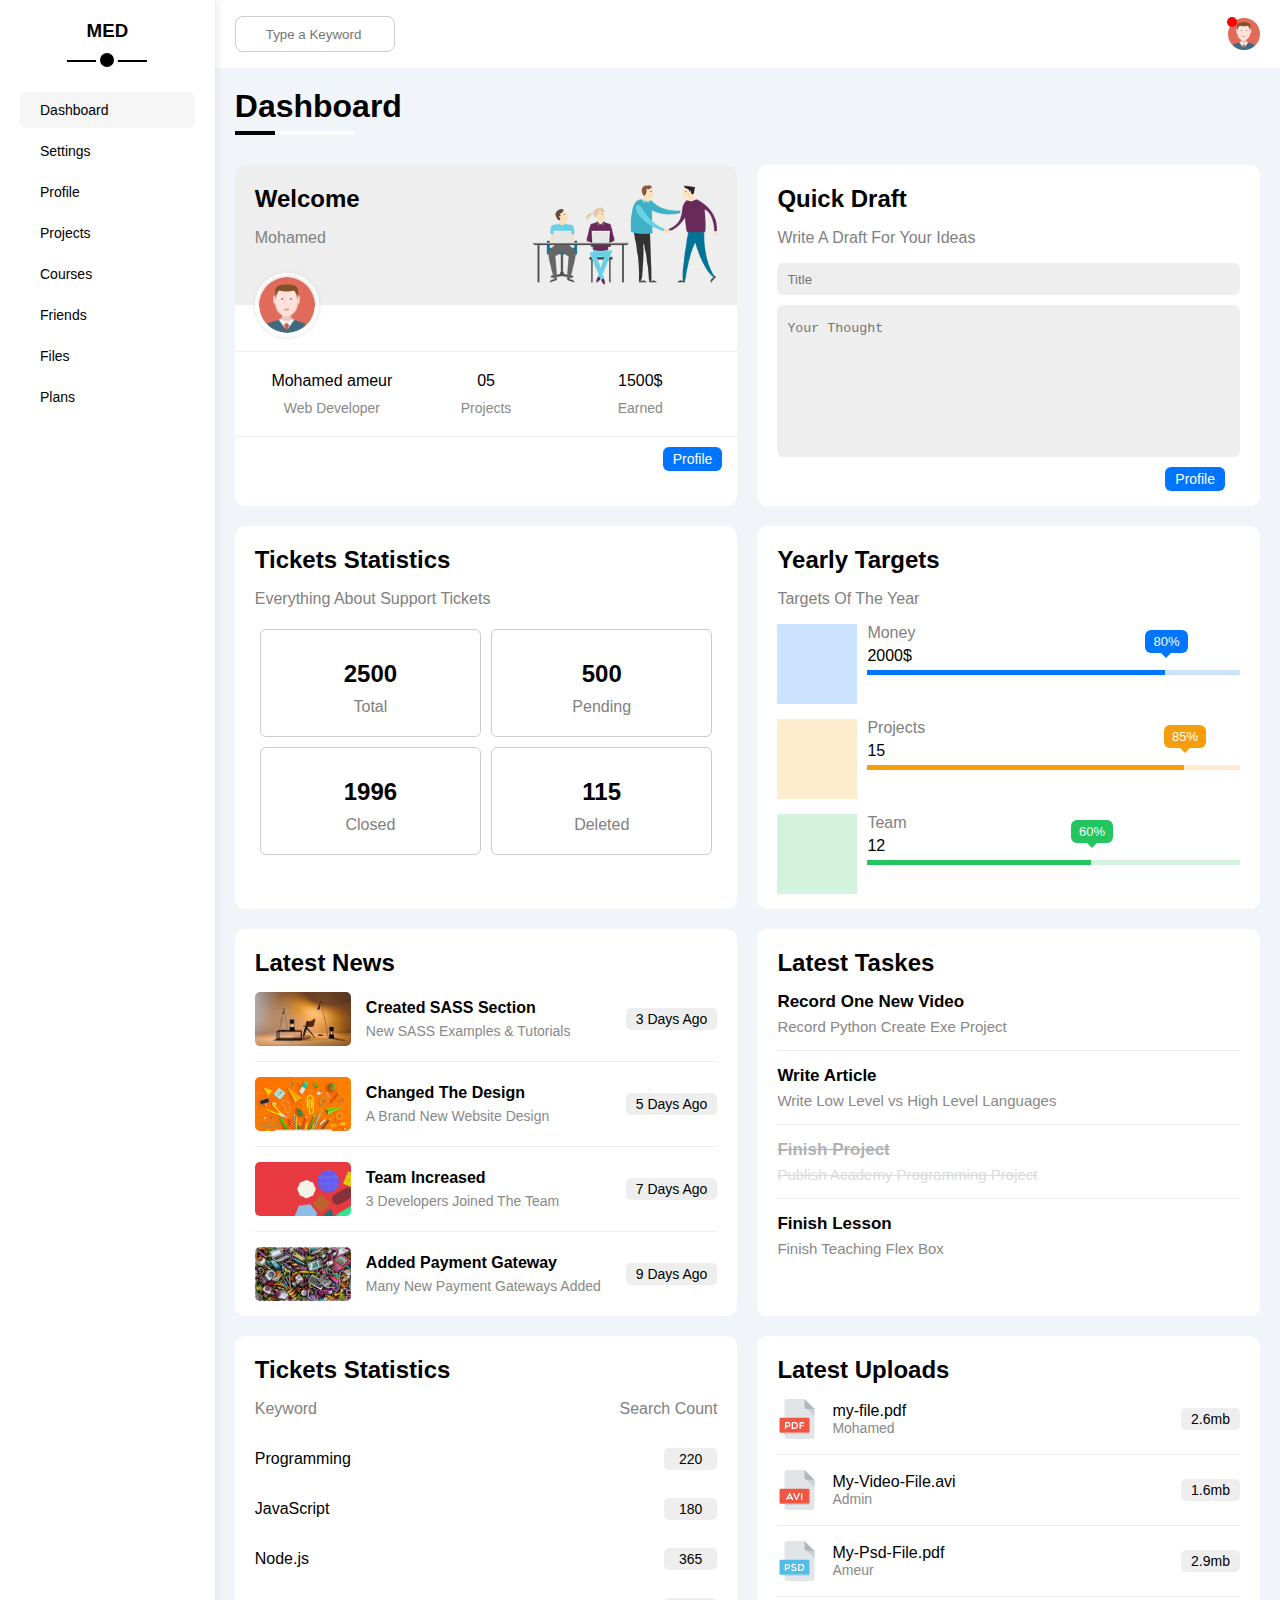
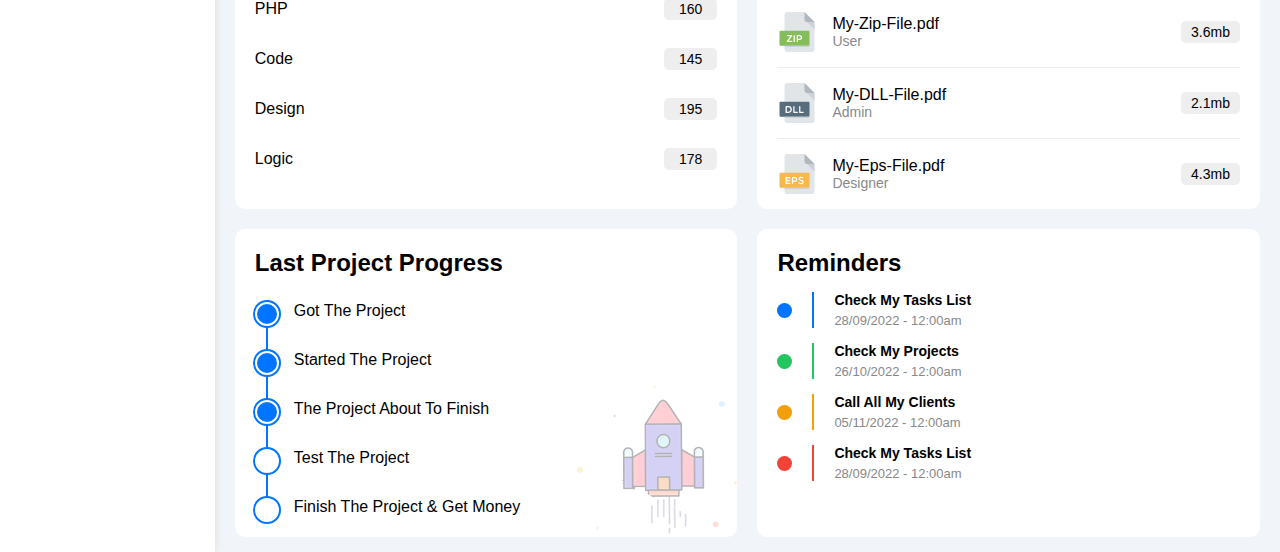
<file: index.html>
<!DOCTYPE html>
<html lang="en">
<head>
    <meta charset="UTF-8">
    <meta http-equiv="X-UA-Compatible" content="IE=edge">
    <meta name="viewport" content="width=device-width, initial-scale=1.0">
    <link rel="stylesheet" href="https://cdnjs.cloudflare.com/ajax/libs/font-awesome/6.5.1/css/all.min.css" integrity="sha512-DTOQO9RWCH3ppGqcWaEA1BIZOC6xxalwEsw9c2QQeAIftl+Vegovlnee1c9QX4TctnWMn13TZye+giMm8e2LwA==" crossorigin="anonymous" referrerpolicy="no-referrer" />  
    <link rel="stylesheet" href="css/framework.css" />
    <link rel="stylesheet" href="css/master.css" />
    <title>Dashboard</title>
</head>
<body>  
    <div class="page d-flex">

        <div class="sidebar bg-white p-20 p-relative">
          
            <h3 class="p-relative txt-c mt-0">MED</h3>
            <ul>
                <li>
                  <a class="active d-flex align-center fs-14 c-black rad-6 p-10" href="index.html">
                    <i class="fa-regular fa-chart-bar fa-fw"></i>
                    <span>Dashboard</span>
                  </a>
                </li>
                <li>
                  <a class="d-flex align-center fs-14 c-black rad-6 p-10" href="settings.html">
                    <i class="fa-solid fa-gear fa-fw"></i>
                    <span>Settings</span>
                  </a>
                </li>
                <li>
                  <a class="d-flex align-center fs-14 c-black rad-6 p-10" href="profile.html">
                    <i class="fa-regular fa-user fa-fw"></i>
                    <span>Profile</span>
                  </a>
                </li>
                <li>
                  <a class="d-flex align-center fs-14 c-black rad-6 p-10" href="projects.html">
                    <i class="fa-solid fa-diagram-project fa-fw"></i>
                    <span>Projects</span>
                  </a>
                </li>
                <li>
                  <a class="d-flex align-center fs-14 c-black rad-6 p-10" href="courses.html">
                    <i class="fa-solid fa-graduation-cap fa-fw"></i>
                    <span>Courses</span>
                  </a>
                </li>
                <li>
                  <a class="d-flex align-center fs-14 c-black rad-6 p-10" href="friends.html">
                    <i class="fa-regular fa-circle-user fa-fw"></i>
                    <span>Friends</span>
                  </a>
                </li>
                <li>
                  <a class="d-flex align-center fs-14 c-black rad-6 p-10" href="files.html">
                    <i class="fa-regular fa-file fa-fw"></i>
                    <span>Files</span>
                  </a>
                </li>
                <li>
                  <a class="d-flex align-center fs-14 c-black rad-6 p-10" href="plans.html">
                    <i class="fa-regular fa-credit-card fa-fw"></i>
                    <span>Plans</span>
                  </a>
                </li>
              </ul>
        </div>

        <div class="content">
            <div class="header bg-white d-flex">
              <div class="search">
                <i class="fa-solid fa-magnifying-glass"></i>
                <input type="text" placeholder="Type a Keyword">
              </div>

              <div class="left-div">
                <div>
                  <i class="fa-regular fa-bell"></i>
                  <div class="bill-red"></div>
                </div>
                <div class="profile">
                  <img src="img/avatar.png" alt="">
                </div>
              </div>

              
            </div>


            <div class="dashboard">
                <h1 class="page-name">Dashboard</h1>

                <div class="wrapper d-grid gap-20">
                  <!--Start WRAPPER -->
                  <div class="welcome txt-c-mobile  bg-white rad-10 text-c-mobile block-mobile">
                    <div class="welcome-top d-flex">
                      <div class="top-title text-c-mobile">
                        <h2>Welcome</h2>
                        <p class="c-gray">Mohamed</p>
                      </div>
                      <img src="img/welcome.png" class="hide-mobile" alt="">
                    </div>
                    <img src="img/avatar.png" class="avatar" alt="">
                    <div class="welcome-bottom d-flex">
                      <div>
                        Mohamed ameur
                        <span>Web Developer</span>
                      </div>
                      <div>
                        05
                        <span>Projects</span>
                      </div>
                      <div>
                        1500$
                        <span>Earned</span>
                      </div>
                    </div>
                    <a href="profile.html" class="visit d-block fs-14 bg-blue c-white w-fit btn-shape">Profile</a>
                    
                  </div>


                  <div class="quick-draft txt-c-mobile  bg-white rad-10 text-c-mobile block-mobile">
                        <h2>Quick Draft</h2>
                        <p class="c-gray">Write A Draft For Your Ideas</p>

                          <form action="" class="from-area">
                            <input class="title rad-6" type="text" placeholder="Title">
                            <textarea class="thought rad-6" name="" id="" cols="30" rows="8" placeholder="Your Thought"></textarea>
                          </form>
                    <a href="profile.html" class="visit d-block fs-14 bg-blue c-white w-fit btn-shape">Profile</a>
                    
                  </div>




                <div class="tickets-statistics txt-c-mobile  bg-white rad-10 text-c-mobile block-mobile">
                  <h2>Tickets Statistics</h2>
                  <p class="c-gray">Everything About Support Tickets</p>
                  <div class="tickets">
                    <div>
                      <span><i class="fa-regular fa-rectangle-list fa-2x fs-24 c-orange"></i></span>
                      <h2>2500</h2>
                      <span class="name">Total</span>
                    </div>

                    <div>
                      <span><i class="fa-solid fa-spinner fa-2x fs-24  c-blue"></i></span>
                      <h2>500</h2>
                      <span class="name">Pending</span>
                    </div>

                    <div>
                      <span><i class="fa-regular fa-circle-check fs-24 fa-2x c-green"></i></span>
                      <h2>1996</h2>
                      <span class="name">Closed</span>
                    </div>

                    <div>
                      <span><i class="fa-regular fa-rectangle-xmark fs-24 fa-2x c-red"></i></i></span>
                      <h2>115</h2>
                      <span class="name">Deleted</span>
                    </div>

                  </div>
              </div>
                  

              <div class="yearly-targets txt-c-mobile  bg-white rad-10 text-c-mobile block-mobile">
                <h2>Yearly Targets</h2>
                <p class="c-gray">Targets Of The Year</p>
                <div class="boxes">
                  <div class="money-box d-flex">
                    <span class="icon"><i class="fa-solid fa-dollar-sign fa-lg c-blue"></i></span>
                    <div class="description">
                      <span class="title">Money</span>
                      <p>2000$</p>
                       <div class="progress bg-op-blue">
                        <span class="bg-blue" style="width: 80%;"></span>
                        <div class="percentage-box">
                          <span>80%</span>
                        </div>
                       </div>
                    </div>
                  </div>
                  <div class="projects-box d-flex">
                    <span class="icon"><i class="fa-solid fa-code fa-lg c-orange"></i></span>
                    <div class="description">
                      <span class="title">Projects</span>
                      <p>15</p>
                       <div class="progress bg-op-orange">
                        <span class="bg-orange" style="width: 85%;"></span>
                        <div class="percentage-box">
                          <span>85%</span>
                        </div>
                       </div>
                    </div>
                  </div>
                  <div class="team-box d-flex">
                    <span class="icon"><i class="fa-solid fa-user fa-lg c-green"></i></span>
                    
                    <div class="description">
                      <span class="title">Team</span>
                      <p>12</p>
                       <div class="progress bg--op-green">
                        <span class="bg-green" style="width: 60%;"></span>
                        <div class="percentage-box">
                          <span>60%</span>
                        </div>
                       </div>
                    </div>
                  </div>
                </div>
            </div>


            <div class="latest-news txt-c-mobile  bg-white rad-10 text-c-mobile block-mobile">
              <h2>Latest News</h2>

              <div class="news-box">
                <img class="news-img" src="img/news-01.png" alt="">
                <div class="heading-box">
                  <h3>Created SASS Section</h3>
                  <p>New SASS Examples & Tutorials</p>
                </div>
                <div class="time"><span>3 Days Ago</span></div>
              </div>


              <div class="news-box">
                <img class="news-img" src="img/news-02.png" alt="">
                <div class="heading-box">
                  <h3>Changed The Design</h3>
                  <p>A Brand New Website Design</p>
                </div>
                <div class="time"><span>5 Days Ago</span></div>
              </div>

              
              <div class="news-box">
                <img class="news-img" src="img/news-03.png" alt="">
                <div class="heading-box">
                  <h3>Team Increased</h3>
                  <p>3 Developers Joined The Team</p>
                </div>
                <div class="time"><span>7 Days Ago</span></div>
              </div>


              
              <div class="news-box">
                <img class="news-img" src="img/news-04.png" alt="">
                <div class="heading-box">
                  <h3>Added Payment Gateway</h3>
                  <p>Many New Payment Gateways Added</p>
                </div>
                <div class="time"><span>9 Days Ago</span></div>
              </div>


            </div>

            <!--start latest tasks-->
            <div class="latest-tasks txt-c-mobile  bg-white rad-10 text-c-mobile block-mobile">
              <h2>Latest Taskes</h2>

              <div class="task-box">
                <div class="heading-box">
                  <h3>Record One New Video</h3>
                  <p>Record Python Create Exe Project</p>
                </div>
                <div class="icon"><span><i class="fa-regular fa-trash-can delete"></i></span></div>
              </div>

              <div class="task-box">
                <div class="heading-box">
                  <h3>Write Article</h3>
                  <p>Write Low Level vs High Level Languages</p>
                </div>
                <div class="icon"><span><i class="fa-regular fa-trash-can delete"></i></span></div>
              </div>

              <div class="task-box">
                <div class="heading-box done">
                  <h3>Finish Project</h3>
                  <p>Publish Academy Programming Project</p>
                </div>
                <div class="icon"><span><i class="fa-regular fa-trash-can delete"></i></span></div>
              </div>

              <div class="task-box">
                <div class="heading-box">
                  <h3>Finish Lesson</h3>
                  <p>Finish Teaching Flex Box</p>
                </div>
                <div class="icon"><i class="fa-regular fa-trash-can delete"></i></div>
              </div>
            </div>

            <!--end latest tasks-->
            <!--start Top search items-->

            <div class="top-search-items txt-c-mobile  bg-white rad-10 text-c-mobile block-mobile">
              <h2>Tickets Statistics</h2>
              <div class="keyword-count-div">
                <p class="c-gray">Keyword</p>
                <p class="c-gray">Search Count</p>
              </div>

              <div class="boxes">
                <div class="item-box">
                  <p class="keyword">Programming</p>
                  <div class="count"><span>220</span></div>
                </div>
                <div class="item-box">
                  <p class="keyword">JavaScript</p>
                  <div class="count"><span>180</span></div>
                </div>
                <div class="item-box">
                  <p class="keyword">Node.js</p>
                  <div class="count"><span>365</span></div>
                </div>
                <div class="item-box">
                  <p class="keyword">PHP</p>
                  <div class="count"><span>160</span></div>
                </div>
                <div class="item-box">
                  <p class="keyword">Code</p>
                  <div class="count"><span>145</span></div>
                </div>
                <div class="item-box">
                  <p class="keyword">Design</p>
                  <div class="count"><span>195</span></div>
                </div>
                <div class="item-box">
                  <p class="keyword">Logic</p>
                  <div class="count"><span>178</span></div>
                </div>
              </div>
            </div>
            <!--end Top search items -->

            <div class="latest-uploads txt-c-mobile  bg-white rad-10 text-c-mobile block-mobile">
              <h2>Latest Uploads</h2>

              <div class="uploads-box">
                <img class="uploads-img" src="img/pdf.svg" alt="">
                <div class="heading-box">
                  <p>my-file.pdf</p>
                  <p>Mohamed</p>
                </div>
                <div class="size-mb"><span>2.6mb</span></div>
              </div>


              <div class="uploads-box">
                <img class="uploads-img" src="img/avi.svg" alt="">
                <div class="heading-box">
                  <p>My-Video-File.avi</p>
                  <p>Admin</p>
                </div>
                <div class="size-mb"><span>1.6mb</span></div>
              </div>

              
              <div class="uploads-box">
                <img class="uploads-img" src="img/psd.svg" alt="">
                <div class="heading-box">
                  <p>My-Psd-File.pdf</p>
                  <p>Ameur</p>
                </div>
                <div class="size-mb"><span>2.9mb</span></div>
              </div>


              
              <div class="uploads-box">
                <img class="uploads-img" src="img/zip.svg" alt="">
                <div class="heading-box">
                  <p>My-Zip-File.pdf</p>
                  <p>User</p>
                </div>
                <div class="size-mb"><span>3.6mb</span></div>
              </div>

              <div class="uploads-box">
                <img class="uploads-img" src="img/dll.svg" alt="">
                <div class="heading-box">
                  <p>My-DLL-File.pdf</p>
                  <p>Admin</p>
                </div>
                <div class="size-mb"><span>2.1mb</span></div>
              </div>

              <div class="uploads-box">
                <img class="uploads-img" src="img/eps.svg" alt="">
                <div class="heading-box">
                  <p>My-Eps-File.pdf</p>
                  <p>Designer</p>
                </div>
                <div class="size-mb"><span>4.3mb</span></div>
              </div>

            </div>

            <!---->
            <div class="Last-project-progress txt-c-mobile  bg-white rad-10 text-c-mobile block-mobile">
              <h2>Last Project Progress</h2>
              <ul>
                <li class="done">Got The Project</li>
                <li class="done">Started The Project</li>
                <li class="done">The Project About To Finish</li>
                <li class="current">Test The Project</li>
                <li class="">Finish The Project & Get Money</li>
              </ul>
              <img src="img/project.png" alt="">
            </div>

            <!--start Reminder -->
            <div class="reminder txt-c-mobile  bg-white rad-10 text-c-mobile block-mobile">
              <h2>Reminders</h2>
              <ul>
                
                <li>
                  <span class="bg-blue circle"></span>
                  <div class="heading-box blue">
                    <h3>Check My Tasks List</h3>
                    <p>28/09/2022 - 12:00am</p>
                  </div>
                </li>

                <li>
                  <span class="bg-green circle"></span>
                  <div class="heading-box green">
                    <h3>Check My Projects</h3>
                    <p>26/10/2022 - 12:00am</p>
                  </div>
                </li>

                <li>
                  <span class="bg-orange circle"></span>
                  <div class="heading-box orange">
                    <h3>Call All My Clients</h3>
                    <p>05/11/2022 - 12:00am</p>
                  </div>
                </li>

                <li>
                  <span class="bg-red circle"></span>
                  <div class="heading-box red">
                    <h3>Check My Tasks List</h3>
                    <p>28/09/2022 - 12:00am</p>
                  </div>
                </li>

              </ul>
              
            </div>
            <!--end Reminder -->

                  <!--End WRAPPER -->

                </div>

              </div>
        </div>

    </div>
</body>
</html>
</file>
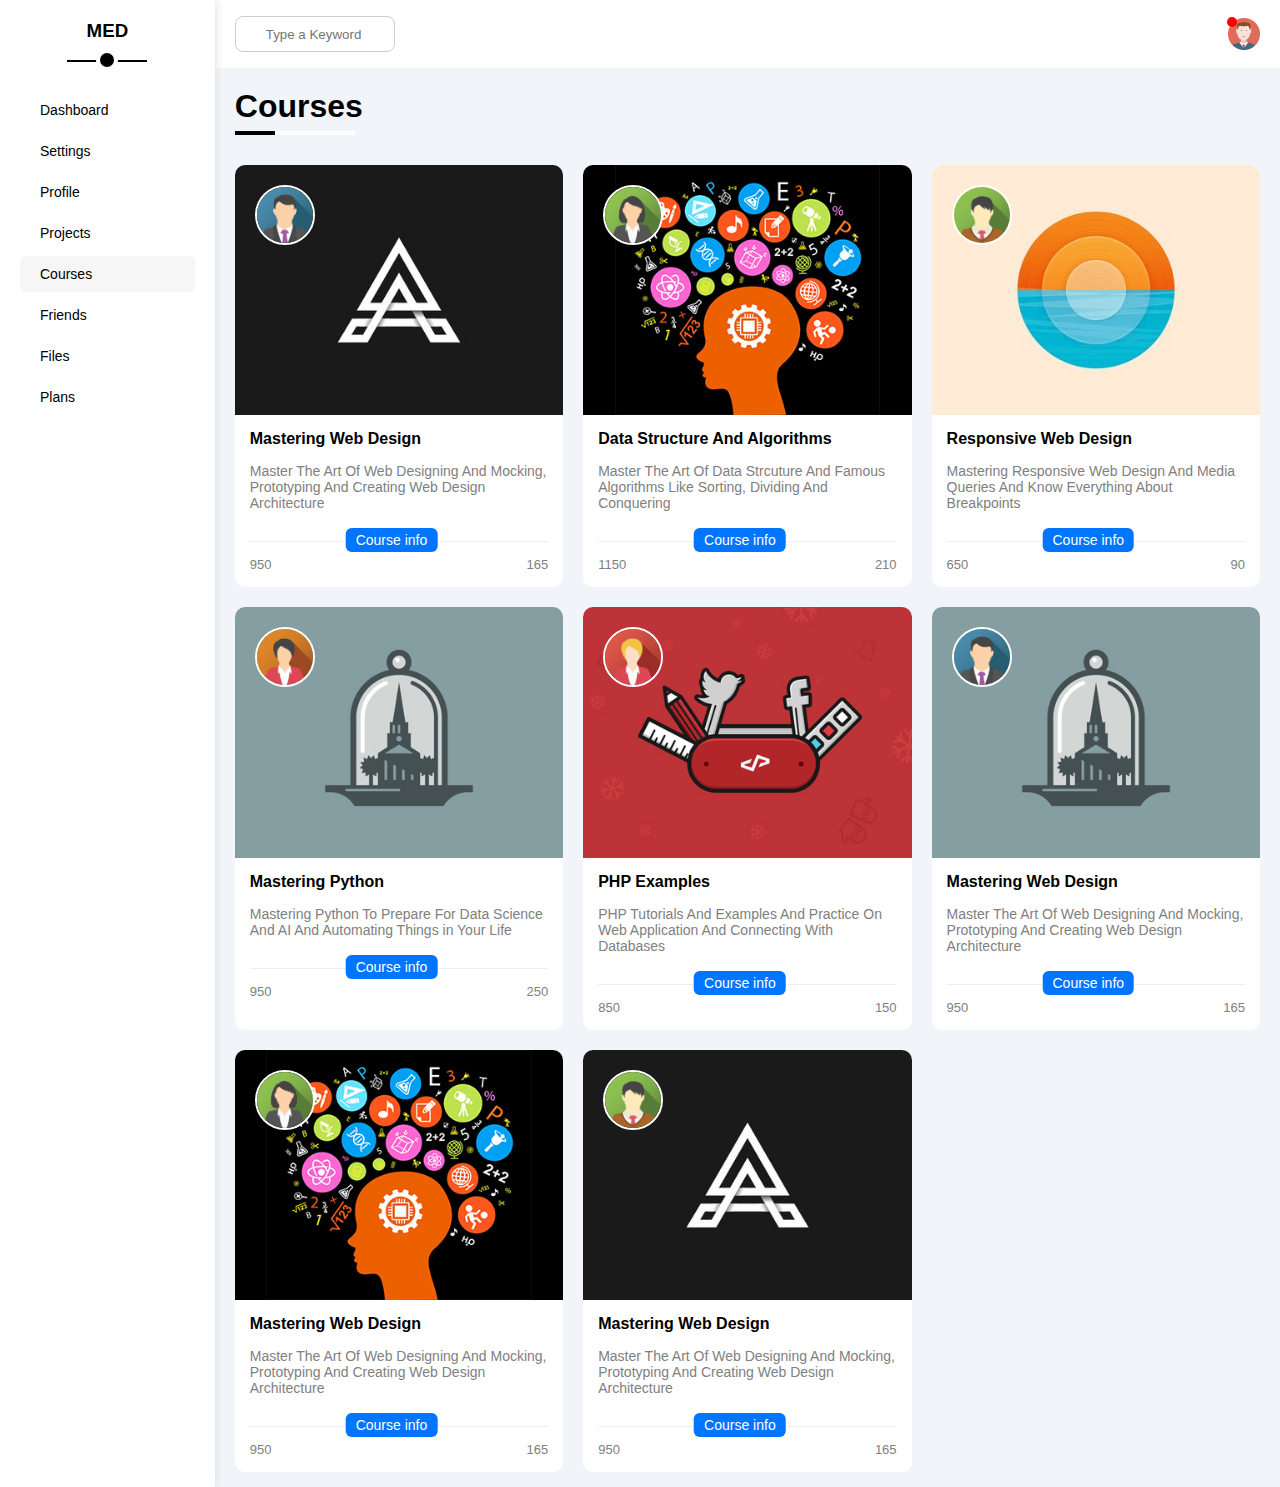
<file: courses.html>
<!DOCTYPE html>
<html lang="en">

<head>
    <meta charset="UTF-8">
    <meta http-equiv="X-UA-Compatible" content="IE=edge">
    <meta name="viewport" content="width=device-width, initial-scale=1.0">
    <link rel="stylesheet" href="https://cdnjs.cloudflare.com/ajax/libs/font-awesome/6.5.1/css/all.min.css"
        integrity="sha512-DTOQO9RWCH3ppGqcWaEA1BIZOC6xxalwEsw9c2QQeAIftl+Vegovlnee1c9QX4TctnWMn13TZye+giMm8e2LwA=="
        crossorigin="anonymous" referrerpolicy="no-referrer" />
    <link rel="stylesheet" href="css/framework.css" />
    <link rel="stylesheet" href="css/master.css" />
    <title>Dashboard</title>
</head>

<body>
    <div class="page d-flex">

        <div class="sidebar bg-white p-20 p-relative">

            <h3 class="p-relative txt-c mt-0">MED</h3>
            <ul>
                <li>
                    <a class=" d-flex align-center fs-14 c-black rad-6 p-10" href="index.html">
                        <i class="fa-regular fa-chart-bar fa-fw"></i>
                        <span>Dashboard</span>
                    </a>
                </li>
                <li>
                    <a class=" d-flex align-center fs-14 c-black rad-6 p-10" href="settings.html">
                        <i class="fa-solid fa-gear fa-fw"></i>
                        <span>Settings</span>
                    </a>
                </li>
                <li>
                    <a class=" d-flex align-center fs-14 c-black rad-6 p-10" href="profile.html">
                        <i class="fa-regular fa-user fa-fw"></i>
                        <span>Profile</span>
                    </a>
                </li>
                <li>
                    <a class=" d-flex align-center fs-14 c-black rad-6 p-10" href="projects.html">
                        <i class="fa-solid fa-diagram-project fa-fw"></i>
                        <span>Projects</span>
                    </a>
                </li>
                <li>
                    <a class="active d-flex align-center fs-14 c-black rad-6 p-10" href="courses.html">
                        <i class="fa-solid fa-graduation-cap fa-fw"></i>
                        <span>Courses</span>
                    </a>
                </li>
                <li>
                    <a class="d-flex align-center fs-14 c-black rad-6 p-10" href="friends.html">
                        <i class="fa-regular fa-circle-user fa-fw"></i>
                        <span>Friends</span>
                    </a>
                </li>
                <li>
                    <a class="d-flex align-center fs-14 c-black rad-6 p-10" href="files.html">
                        <i class="fa-regular fa-file fa-fw"></i>
                        <span>Files</span>
                    </a>
                </li>
                <li>
                    <a class="d-flex align-center fs-14 c-black rad-6 p-10" href="plans.html">
                        <i class="fa-regular fa-credit-card fa-fw"></i>
                        <span>Plans</span>
                    </a>
                </li>
            </ul>
        </div>

        <div class="content">
            <div class="header bg-white d-flex">
                <div class="search">
                    <i class="fa-solid fa-magnifying-glass"></i>
                    <input type="text" placeholder="Type a Keyword">
                </div>

                <div class="left-div">
                    <div>
                        <i class="fa-regular fa-bell"></i>
                        <div class="bill-red"></div>
                    </div>
                    <div class="profile">
                        <img src="img/avatar.png" alt="">
                    </div>
                </div>


            </div>
            <div class="courses">
                <h1 class="page-name">Courses</h1>
                <div class="wrapper-cours gap-20 d-grid">

                    <div class="course-box bg-white rad-10">
                        <div class="image">
                            <img src="img/course-01.jpg" alt="">
                        </div>
                        <div class="avatar">
                            <img src="img/team-01.png" alt="">
                        </div>
                        <div class="container">
                            <h4>Mastering Web Design</h4>
                            <p class="c-gray fs-14">Master The Art Of Web Designing And Mocking, Prototyping And Creating Web Design Architecture</p>
                            <div class="course-info">
                                <a href="#" class="visit d-block fs-14 bg-blue c-white w-fit btn-shape">Course info</a>
                            </div>
    
                            <div class="details">
                                <span class="c-gray fs-13"><i class="fa-regular fa-user"></i> 950</span>
                                <span class="c-gray fs-13"><i class="fa-solid fa-dollar-sign"></i>165</span>
                            </div>
                        </div>

                  
                    </div>

                    
                    <div class="course-box bg-white rad-10">
                        <div class="image">
                            <img src="img/course-02.jpg" alt="">
                        </div>
                        <div class="avatar">
                            <img src="img/team-02.png" alt="">
                        </div>
                        <div class="container">
                            <h4>Data Structure And Algorithms</h4>
                            <p class="c-gray fs-14">Master The Art Of Data Strcuture And Famous Algorithms Like Sorting, Dividing And Conquering</p>
                            <div class="course-info">
                                <a href="#" class="visit d-block fs-14 bg-blue c-white w-fit btn-shape">Course info</a>
                            </div>
    
                            <div class="details">
                                <span class="c-gray fs-13"><i class="fa-regular fa-user"></i> 1150</span>
                                <span class="c-gray fs-13"><i class="fa-solid fa-dollar-sign"></i>210</span>
                            </div>
                        </div>

                  
                    </div>


                    <div class="course-box bg-white rad-10">
                        <div class="image">
                            <img src="img/course-03.jpg" alt="">
                        </div>
                        <div class="avatar">
                            <img src="img/team-03.png" alt="">
                        </div>
                        <div class="container">
                            <h4>Responsive Web Design</h4>
                            <p class="c-gray fs-14">Mastering Responsive Web Design And Media Queries And Know Everything About Breakpoints</p>
                            <div class="course-info">
                                <a href="#" class="visit d-block fs-14 bg-blue c-white w-fit btn-shape">Course info</a>
                            </div>
    
                            <div class="details">
                                <span class="c-gray fs-13"><i class="fa-regular fa-user"></i> 650</span>
                                <span class="c-gray fs-13"><i class="fa-solid fa-dollar-sign"></i>90</span>
                            </div>
                        </div>

                  
                    </div>


                    <div class="course-box bg-white rad-10">
                        <div class="image">
                            <img src="img/course-04.jpg" alt="">
                        </div>
                        <div class="avatar">
                            <img src="img/team-04.png" alt="">
                        </div>
                        <div class="container">
                            <h4>Mastering Python</h4>
                            <p class="c-gray fs-14">Mastering Python To Prepare For Data Science And AI And Automating Things in Your Life</p>
                            <div class="course-info">
                                <a href="#" class="visit d-block fs-14 bg-blue c-white w-fit btn-shape">Course info</a>
                            </div>
    
                            <div class="details">
                                <span class="c-gray fs-13"><i class="fa-regular fa-user"></i> 950</span>
                                <span class="c-gray fs-13"><i class="fa-solid fa-dollar-sign"></i>250</span>
                            </div>
                        </div>

                  
                    </div>


                    <div class="course-box bg-white rad-10">
                        <div class="image">
                            <img src="img/course-05.jpg" alt="">
                        </div>
                        <div class="avatar">
                            <img src="img/team-05.png" alt="">
                        </div>
                        <div class="container">
                            <h4>PHP Examples</h4>
                            <p class="c-gray fs-14">PHP Tutorials And Examples And Practice On Web Application And Connecting With Databases</p>
                            <div class="course-info">
                                <a href="#" class="visit d-block fs-14 bg-blue c-white w-fit btn-shape">Course info</a>
                            </div>
    
                            <div class="details">
                                <span class="c-gray fs-13"><i class="fa-regular fa-user"></i> 850</span>
                                <span class="c-gray fs-13"><i class="fa-solid fa-dollar-sign"></i>150</span>
                            </div>
                        </div>

                  
                    </div>


                    <div class="course-box bg-white rad-10">
                        <div class="image">
                            <img src="img/course-04.jpg" alt="">
                        </div>
                        <div class="avatar">
                            <img src="img/team-01.png" alt="">
                        </div>
                        <div class="container">
                            <h4>Mastering Web Design</h4>
                            <p class="c-gray fs-14">Master The Art Of Web Designing And Mocking, Prototyping And Creating Web Design Architecture</p>
                            <div class="course-info">
                                <a href="#" class="visit d-block fs-14 bg-blue c-white w-fit btn-shape">Course info</a>
                            </div>
    
                            <div class="details">
                                <span class="c-gray fs-13"><i class="fa-regular fa-user"></i> 950</span>
                                <span class="c-gray fs-13"><i class="fa-solid fa-dollar-sign"></i>165</span>
                            </div>
                        </div>

                  
                    </div>


                    <div class="course-box bg-white rad-10">
                        <div class="image">
                            <img src="img/course-02.jpg" alt="">
                        </div>
                        <div class="avatar">
                            <img src="img/team-02.png" alt="">
                        </div>
                        <div class="container">
                            <h4>Mastering Web Design</h4>
                            <p class="c-gray fs-14">Master The Art Of Web Designing And Mocking, Prototyping And Creating Web Design Architecture</p>
                            <div class="course-info">
                                <a href="#" class="visit d-block fs-14 bg-blue c-white w-fit btn-shape">Course info</a>
                            </div>
    
                            <div class="details">
                                <span class="c-gray fs-13"><i class="fa-regular fa-user"></i> 950</span>
                                <span class="c-gray fs-13"><i class="fa-solid fa-dollar-sign"></i>165</span>
                            </div>
                        </div>

                  
                    </div>


                    <div class="course-box bg-white rad-10">
                        <div class="image">
                            <img src="img/course-01.jpg" alt="">
                        </div>
                        <div class="avatar">
                            <img src="img/team-03.png" alt="">
                        </div>
                        <div class="container">
                            <h4>Mastering Web Design</h4>
                            <p class="c-gray fs-14">Master The Art Of Web Designing And Mocking, Prototyping And Creating Web Design Architecture</p>
                            <div class="course-info">
                                <a href="#" class="visit d-block fs-14 bg-blue c-white w-fit btn-shape">Course info</a>
                            </div>
    
                            <div class="details">
                                <span class="c-gray fs-13"><i class="fa-regular fa-user"></i> 950</span>
                                <span class="c-gray fs-13"><i class="fa-solid fa-dollar-sign"></i>165</span>
                            </div>
                        </div>

                  
                    </div>



                </div>




            </div>
        </div>

    </div>
</body>

</html>
</file>
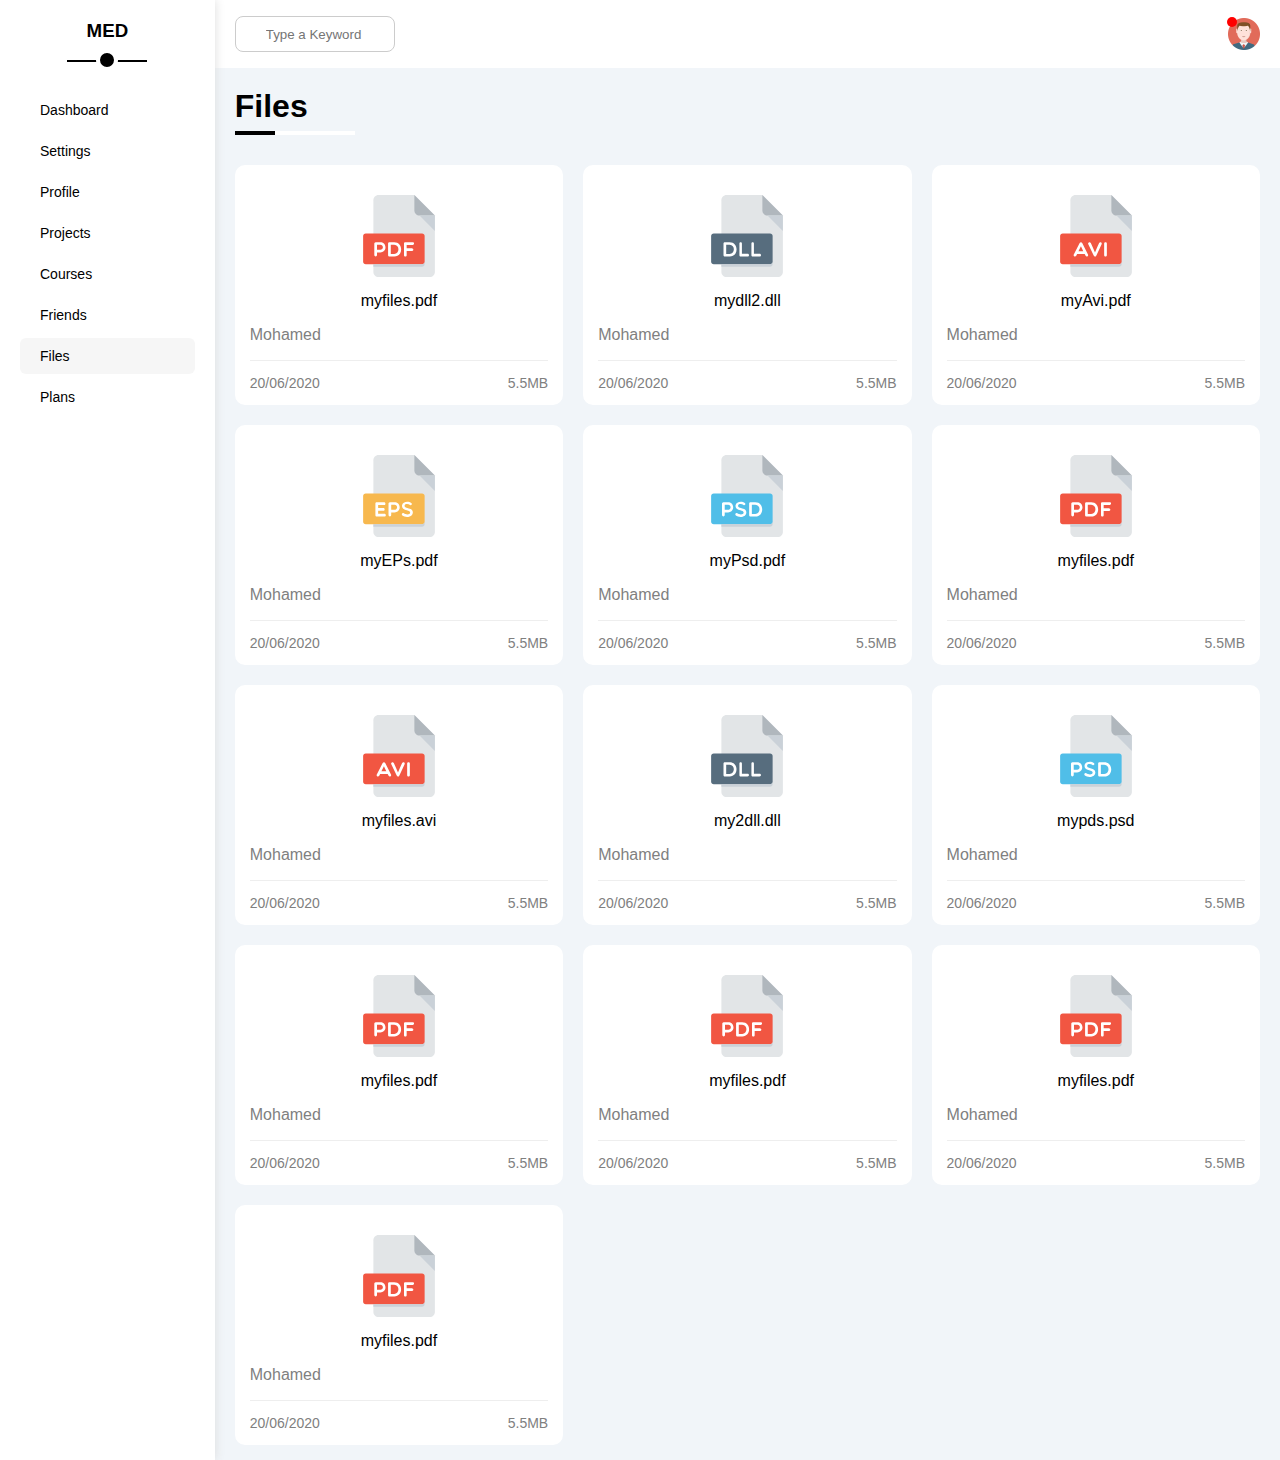
<file: files.html>
<!DOCTYPE html>
<html lang="en">

<head>
    <meta charset="UTF-8">
    <meta http-equiv="X-UA-Compatible" content="IE=edge">
    <meta name="viewport" content="width=device-width, initial-scale=1.0">
    <link rel="stylesheet" href="https://cdnjs.cloudflare.com/ajax/libs/font-awesome/6.5.1/css/all.min.css"
        integrity="sha512-DTOQO9RWCH3ppGqcWaEA1BIZOC6xxalwEsw9c2QQeAIftl+Vegovlnee1c9QX4TctnWMn13TZye+giMm8e2LwA=="
        crossorigin="anonymous" referrerpolicy="no-referrer" />
    <link rel="stylesheet" href="css/framework.css" />
    <link rel="stylesheet" href="css/master.css" />
    <title>Dashboard</title>
</head>

<body>
    <div class="page d-flex">

        <div class="sidebar bg-white p-20 p-relative">

            <h3 class="p-relative txt-c mt-0">MED</h3>
            <ul>
                <li>
                    <a class=" d-flex align-center fs-14 c-black rad-6 p-10" href="index.html">
                        <i class="fa-regular fa-chart-bar fa-fw"></i>
                        <span>Dashboard</span>
                    </a>
                </li>
                <li>
                    <a class=" d-flex align-center fs-14 c-black rad-6 p-10" href="settings.html">
                        <i class="fa-solid fa-gear fa-fw"></i>
                        <span>Settings</span>
                    </a>
                </li>
                <li>
                    <a class=" d-flex align-center fs-14 c-black rad-6 p-10" href="profile.html">
                        <i class="fa-regular fa-user fa-fw"></i>
                        <span>Profile</span>
                    </a>
                </li>
                <li>
                    <a class=" d-flex align-center fs-14 c-black rad-6 p-10" href="projects.html">
                        <i class="fa-solid fa-diagram-project fa-fw"></i>
                        <span>Projects</span>
                    </a>
                </li>
                <li>
                    <a class=" d-flex align-center fs-14 c-black rad-6 p-10" href="courses.html">
                        <i class="fa-solid fa-graduation-cap fa-fw"></i>
                        <span>Courses</span>
                    </a>
                </li>
                <li>
                    <a class=" d-flex align-center fs-14 c-black rad-6 p-10" href="friends.html">
                        <i class="fa-regular fa-circle-user fa-fw"></i>
                        <span>Friends</span>
                    </a>
                </li>
                <li>
                    <a class="active d-flex align-center fs-14 c-black rad-6 p-10" href="files.html">
                        <i class="fa-regular fa-file fa-fw"></i>
                        <span>Files</span>
                    </a>
                </li>
                <li>
                    <a class="d-flex align-center fs-14 c-black rad-6 p-10" href="plans.html">
                        <i class="fa-regular fa-credit-card fa-fw"></i>
                        <span>Plans</span>
                    </a>
                </li>
            </ul>
        </div>

        <div class="content">
            <div class="header bg-white d-flex">
                <div class="search">
                    <i class="fa-solid fa-magnifying-glass"></i>
                    <input type="text" placeholder="Type a Keyword">
                </div>

                <div class="left-div">
                    <div>
                        <i class="fa-regular fa-bell"></i>
                        <div class="bill-red"></div>
                    </div>
                    <div class="profile">
                        <img src="img/avatar.png" alt="">
                    </div>
                </div>


            </div>
            <div class="files">
                <h1 class="page-name">Files</h1>
                <div class="wrapper-files gap-20 d-grid">

                    <div class="file-box bg-white rad-10">
                        <div class="download">
                            <i class="fa-solid fa-download c-grey"></i>
                        </div>
                        <div class="details">
                            <div class="image">
                                <img src="img/pdf.svg" alt="">
                            </div>
                            <h4>myfiles.pdf</h4>
                            <p class="c-gray">Mohamed</p>
                        </div>
                        <div class="links c-gray">
                            <p>20/06/2020</p>
                            <p>5.5MB</p>
                        </div>

                    </div>
                    <div class="file-box bg-white rad-10">
                        <div class="download">
                            <i class="fa-solid fa-download c-grey"></i>
                        </div>
                        <div class="details">
                            <div class="image">
                                <img src="img/dll.svg" alt="">
                            </div>
                            <h4>mydll2.dll</h4>
                            <p class="c-gray">Mohamed</p>
                        </div>
                        <div class="links c-gray">
                            <p>20/06/2020</p>
                            <p>5.5MB</p>
                        </div>

                    </div>

                    <div class="file-box bg-white rad-10">
                        <div class="download">
                            <i class="fa-solid fa-download c-grey"></i>
                        </div>
                        <div class="details">
                            <div class="image">
                                <img src="img/avi.svg" alt="">
                            </div>
                            <h4>myAvi.pdf</h4>
                            <p class="c-gray">Mohamed</p>
                        </div>
                        <div class="links c-gray">
                            <p>20/06/2020</p>
                            <p>5.5MB</p>
                        </div>

                    </div>


                    <div class="file-box bg-white rad-10">
                        <div class="download">
                            <i class="fa-solid fa-download c-grey"></i>
                        </div>
                        <div class="details">
                            <div class="image">
                                <img src="img/eps.svg" alt="">
                            </div>
                            <h4>myEPs.pdf</h4>
                            <p class="c-gray">Mohamed</p>
                        </div>
                        <div class="links c-gray">
                            <p>20/06/2020</p>
                            <p>5.5MB</p>
                        </div>

                    </div>


                    <div class="file-box bg-white rad-10">
                        <div class="download">
                            <i class="fa-solid fa-download c-grey"></i>
                        </div>
                        <div class="details">
                            <div class="image">
                                <img src="img/psd.svg" alt="">
                            </div>
                            <h4>myPsd.pdf</h4>
                            <p class="c-gray">Mohamed</p>
                        </div>
                        <div class="links c-gray">
                            <p>20/06/2020</p>
                            <p>5.5MB</p>
                        </div>

                    </div>


                    <div class="file-box bg-white rad-10">
                        <div class="download">
                            <i class="fa-solid fa-download c-grey"></i>
                        </div>
                        <div class="details">
                            <div class="image">
                                <img src="img/pdf.svg" alt="">
                            </div>
                            <h4>myfiles.pdf</h4>
                            <p class="c-gray">Mohamed</p>
                        </div>
                        <div class="links c-gray">
                            <p>20/06/2020</p>
                            <p>5.5MB</p>
                        </div>

                    </div>


                    <div class="file-box bg-white rad-10">
                        <div class="download">
                            <i class="fa-solid fa-download c-grey"></i>
                        </div>
                        <div class="details">
                            <div class="image">
                                <img src="img/avi.svg" alt="">
                            </div>
                            <h4>myfiles.avi</h4>
                            <p class="c-gray">Mohamed</p>
                        </div>
                        <div class="links c-gray">
                            <p>20/06/2020</p>
                            <p>5.5MB</p>
                        </div>

                    </div>


                    <div class="file-box bg-white rad-10">
                        <div class="download">
                            <i class="fa-solid fa-download c-grey"></i>
                        </div>
                        <div class="details">
                            <div class="image">
                                <img src="img/dll.svg" alt="">
                            </div>
                            <h4>my2dll.dll</h4>
                            <p class="c-gray">Mohamed</p>
                        </div>
                        <div class="links c-gray">
                            <p>20/06/2020</p>
                            <p>5.5MB</p>
                        </div>

                    </div>


                    <div class="file-box bg-white rad-10">
                        <div class="download">
                            <i class="fa-solid fa-download c-grey"></i>
                        </div>
                        <div class="details">
                            <div class="image">
                                <img src="img/psd.svg" alt="">
                            </div>
                            <h4>mypds.psd</h4>
                            <p class="c-gray">Mohamed</p>
                        </div>
                        <div class="links c-gray">
                            <p>20/06/2020</p>
                            <p>5.5MB</p>
                        </div>

                    </div>



                    <div class="file-box bg-white rad-10">
                        <div class="download">
                            <i class="fa-solid fa-download c-grey"></i>
                        </div>
                        <div class="details">
                            <div class="image">
                                <img src="img/pdf.svg" alt="">
                            </div>
                            <h4>myfiles.pdf</h4>
                            <p class="c-gray">Mohamed</p>
                        </div>
                        <div class="links c-gray">
                            <p>20/06/2020</p>
                            <p>5.5MB</p>
                        </div>

                    </div>


                    <div class="file-box bg-white rad-10">
                        <div class="download">
                            <i class="fa-solid fa-download c-grey"></i>
                        </div>
                        <div class="details">
                            <div class="image">
                                <img src="img/pdf.svg" alt="">
                            </div>
                            <h4>myfiles.pdf</h4>
                            <p class="c-gray">Mohamed</p>
                        </div>
                        <div class="links c-gray">
                            <p>20/06/2020</p>
                            <p>5.5MB</p>
                        </div>

                    </div>


                    <div class="file-box bg-white rad-10">
                        <div class="download">
                            <i class="fa-solid fa-download c-grey"></i>
                        </div>
                        <div class="details">
                            <div class="image">
                                <img src="img/pdf.svg" alt="">
                            </div>
                            <h4>myfiles.pdf</h4>
                            <p class="c-gray">Mohamed</p>
                        </div>
                        <div class="links c-gray">
                            <p>20/06/2020</p>
                            <p>5.5MB</p>
                        </div>

                    </div>


                    <div class="file-box bg-white rad-10">
                        <div class="download">
                            <i class="fa-solid fa-download c-grey"></i>
                        </div>
                        <div class="details">
                            <div class="image">
                                <img src="img/pdf.svg" alt="">
                            </div>
                            <h4>myfiles.pdf</h4>
                            <p class="c-gray">Mohamed</p>
                        </div>
                        <div class="links c-gray">
                            <p>20/06/2020</p>
                            <p>5.5MB</p>
                        </div>

                    </div>















                </div>




            </div>

</body>

</html>
</file>
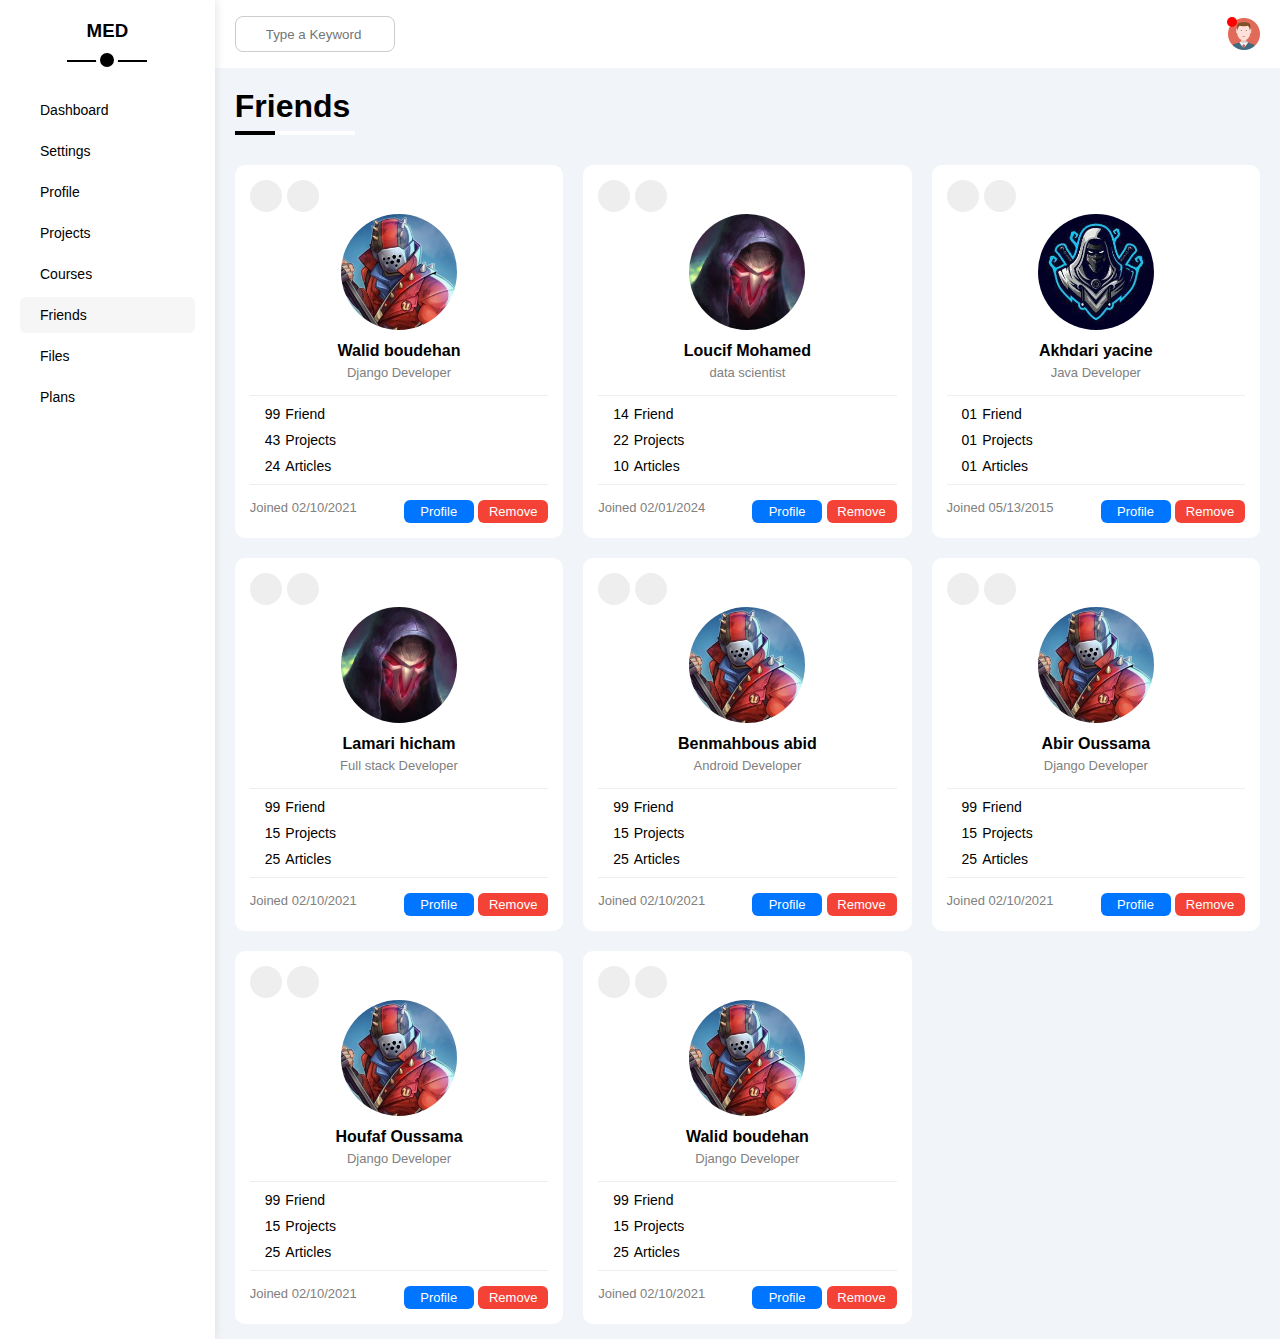
<file: friends.html>
<!DOCTYPE html>
<html lang="en">

<head>
    <meta charset="UTF-8">
    <meta http-equiv="X-UA-Compatible" content="IE=edge">
    <meta name="viewport" content="width=device-width, initial-scale=1.0">
    <link rel="stylesheet" href="https://cdnjs.cloudflare.com/ajax/libs/font-awesome/6.5.1/css/all.min.css"
        integrity="sha512-DTOQO9RWCH3ppGqcWaEA1BIZOC6xxalwEsw9c2QQeAIftl+Vegovlnee1c9QX4TctnWMn13TZye+giMm8e2LwA=="
        crossorigin="anonymous" referrerpolicy="no-referrer" />
    <link rel="stylesheet" href="css/framework.css" />
    <link rel="stylesheet" href="css/master.css" />
    <title>Dashboard</title>
</head>

<body>
    <div class="page d-flex">

        <div class="sidebar bg-white p-20 p-relative">

            <h3 class="p-relative txt-c mt-0">MED</h3>
            <ul>
                <li>
                    <a class=" d-flex align-center fs-14 c-black rad-6 p-10" href="index.html">
                        <i class="fa-regular fa-chart-bar fa-fw"></i>
                        <span>Dashboard</span>
                    </a>
                </li>
                <li>
                    <a class=" d-flex align-center fs-14 c-black rad-6 p-10" href="settings.html">
                        <i class="fa-solid fa-gear fa-fw"></i>
                        <span>Settings</span>
                    </a>
                </li>
                <li>
                    <a class=" d-flex align-center fs-14 c-black rad-6 p-10" href="profile.html">
                        <i class="fa-regular fa-user fa-fw"></i>
                        <span>Profile</span>
                    </a>
                </li>
                <li>
                    <a class=" d-flex align-center fs-14 c-black rad-6 p-10" href="projects.html">
                        <i class="fa-solid fa-diagram-project fa-fw"></i>
                        <span>Projects</span>
                    </a>
                </li>
                <li>
                    <a class=" d-flex align-center fs-14 c-black rad-6 p-10" href="courses.html">
                        <i class="fa-solid fa-graduation-cap fa-fw"></i>
                        <span>Courses</span>
                    </a>
                </li>
                <li>
                    <a class="active d-flex align-center fs-14 c-black rad-6 p-10" href="friends.html">
                        <i class="fa-regular fa-circle-user fa-fw"></i>
                        <span>Friends</span>
                    </a>
                </li>
                <li>
                    <a class="d-flex align-center fs-14 c-black rad-6 p-10" href="files.html">
                        <i class="fa-regular fa-file fa-fw"></i>
                        <span>Files</span>
                    </a>
                </li>
                <li>
                    <a class="d-flex align-center fs-14 c-black rad-6 p-10" href="plans.html">
                        <i class="fa-regular fa-credit-card fa-fw"></i>
                        <span>Plans</span>
                    </a>
                </li>
            </ul>
        </div>

        <div class="content">
            <div class="header bg-white d-flex">
                <div class="search">
                    <i class="fa-solid fa-magnifying-glass"></i>
                    <input type="text" placeholder="Type a Keyword">
                </div>

                <div class="left-div">
                    <div>
                        <i class="fa-regular fa-bell"></i>
                        <div class="bill-red"></div>
                    </div>
                    <div class="profile">
                        <img src="img/avatar.png" alt="">
                    </div>
                </div>


            </div>
            <div class="friends">
                <h1 class="page-name">Friends</h1>
                <div class="wrapper-friends gap-20 d-grid">

                    <div class="friend-box bg-white rad-10">

                        <div class="contact">
                            <div> <i class="fa-solid fa-phone"></i> </div>
                            <div><i class="fa-regular fa-envelope"></i></div>
                        </div>

                        <div class="info">
                            <div class="avatar">
                                <img src="img/friend-01.jpg" alt="">
                            </div>
                            <h4>Walid boudehan</h4>
                            <p class="c-gray">Django Developer</p>
                        </div>
                        <div class="details">
                            <p> <i class="fa-regular fa-face-smile fa-fw"></i><span>99</span>Friend</p>
                            <p><i class="fa-solid fa-code-commit fa-fw"></i><span>43</span>Projects</p>
                            <p><i class="fa-regular fa-newspaper fa-fw"></i><span>24</span>Articles</p>
                        </div>
                        <div class="links">
                            <span>Joined 02/10/2021</span>
                            <div>
                                <a href="#" class="visit d-block fs-14 bg-blue c-white w-fit btn-shape-s btn-shape-s-blue">Profile</a>
                                <a href="#" class="visit d-block fs-14 bg-red c-white w-fit btn-shape-s btn-shape-s-red">Remove</a>
                            </div>

                        </div>



                        <!--                              
-->
                    </div>


                    <div class="friend-box bg-white rad-10">

                        <div class="contact">
                            <div> <i class="fa-solid fa-phone"></i> </div>
                            <div><i class="fa-regular fa-envelope"></i></div>
                        </div>

                        <div class="info">
                            <div class="avatar">
                                <img src="img/friend-03.jpg" alt="">
                            </div>
                            <h4>Loucif Mohamed</h4>
                            <p class="c-gray">data scientist</p>
                        </div>
                        <div class="details">
                            <p> <i class="fa-regular fa-face-smile fa-fw"></i><span>14</span>Friend</p>
                            <p><i class="fa-solid fa-code-commit fa-fw"></i><span>22</span>Projects</p>
                            <p><i class="fa-regular fa-newspaper fa-fw"></i><span>10</span>Articles</p>
                        </div>
                        <div class="links">
                            <span>Joined 02/01/2024</span>
                            <div>
                                <a href="#" class="visit d-block fs-14 bg-blue c-white w-fit btn-shape-s btn-shape-s-blue">Profile</a>
                                <a href="#" class="visit d-block fs-14 bg-red c-white w-fit btn-shape-s btn-shape-s-red">Remove</a>
                            </div>

                        </div>



                        <!--                              
-->
                    </div>


                    <div class="friend-box bg-white rad-10">

                        <div class="contact">
                            <div> <i class="fa-solid fa-phone"></i> </div>
                            <div><i class="fa-regular fa-envelope"></i></div>
                        </div>

                        <div class="info">
                            <div class="avatar">
                                <img src="img/friend-02.jpg" alt="">
                            </div>
                            <h4>Akhdari yacine</h4>
                            <p class="c-gray">Java Developer</p>
                        </div>
                        <div class="details">
                            <p> <i class="fa-regular fa-face-smile fa-fw"></i><span>01</span>Friend</p>
                            <p><i class="fa-solid fa-code-commit fa-fw"></i><span>01</span>Projects</p>
                            <p><i class="fa-regular fa-newspaper fa-fw"></i><span>01</span>Articles</p>
                        </div>
                        <div class="links">
                            <span>Joined 05/13/2015</span>
                            <div>
                                <a href="#" class="visit d-block fs-14 bg-blue c-white w-fit btn-shape-s btn-shape-s-blue">Profile</a>
                                <a href="#" class="visit d-block fs-14 bg-red c-white w-fit btn-shape-s btn-shape-s-red">Remove</a>
                            </div>

                        </div>



                        <!--                              
-->
                    </div>


                    <div class="friend-box bg-white rad-10">

                        <div class="contact">
                            <div> <i class="fa-solid fa-phone"></i> </div>
                            <div><i class="fa-regular fa-envelope"></i></div>
                        </div>

                        <div class="info">
                            <div class="avatar">
                                <img src="img/friend-03.jpg" alt="">
                            </div>
                            <h4>Lamari hicham</h4>
                            <p class="c-gray">Full stack Developer</p>
                        </div>
                        <div class="details">
                            <p> <i class="fa-regular fa-face-smile fa-fw"></i><span>99</span>Friend</p>
                            <p><i class="fa-solid fa-code-commit fa-fw"></i><span>15</span>Projects</p>
                            <p><i class="fa-regular fa-newspaper fa-fw"></i><span>25</span>Articles</p>
                        </div>
                        <div class="links">
                            <span>Joined 02/10/2021</span>
                            <div>
                                <a href="#" class="visit d-block fs-14 bg-blue c-white w-fit btn-shape-s btn-shape-s-blue">Profile</a>
                                <a href="#" class="visit d-block fs-14 bg-red c-white w-fit btn-shape-s btn-shape-s-red">Remove</a>
                            </div>

                        </div>



                        <!--                              
-->
                    </div>


                    <div class="friend-box bg-white rad-10">

                        <div class="contact">
                            <div> <i class="fa-solid fa-phone"></i> </div>
                            <div><i class="fa-regular fa-envelope"></i></div>
                        </div>

                        <div class="info">
                            <div class="avatar">
                                <img src="img/friend-01.jpg" alt="">
                            </div>
                            <h4>Benmahbous abid</h4>
                            <p class="c-gray">Android Developer</p>
                        </div>
                        <div class="details">
                            <p> <i class="fa-regular fa-face-smile fa-fw"></i><span>99</span>Friend</p>
                            <p><i class="fa-solid fa-code-commit fa-fw"></i><span>15</span>Projects</p>
                            <p><i class="fa-regular fa-newspaper fa-fw"></i><span>25</span>Articles</p>
                        </div>
                        <div class="links">
                            <span>Joined 02/10/2021</span>
                            <div>
                                <a href="#" class="visit d-block fs-14 bg-blue c-white w-fit btn-shape-s btn-shape-s-blue">Profile</a>
                                <a href="#" class="visit d-block fs-14 bg-red c-white w-fit btn-shape-s btn-shape-s-red">Remove</a>
                            </div>

                        </div>



                        <!--                              
-->
                    </div>


                    <div class="friend-box bg-white rad-10">

                        <div class="contact">
                            <div> <i class="fa-solid fa-phone"></i> </div>
                            <div><i class="fa-regular fa-envelope"></i></div>
                        </div>

                        <div class="info">
                            <div class="avatar">
                                <img src="img/friend-01.jpg" alt="">
                            </div>
                            <h4>Abir Oussama</h4>
                            <p class="c-gray">Django Developer</p>
                        </div>
                        <div class="details">
                            <p> <i class="fa-regular fa-face-smile fa-fw"></i><span>99</span>Friend</p>
                            <p><i class="fa-solid fa-code-commit fa-fw"></i><span>15</span>Projects</p>
                            <p><i class="fa-regular fa-newspaper fa-fw"></i><span>25</span>Articles</p>
                        </div>
                        <div class="links">
                            <span>Joined 02/10/2021</span>
                            <div>
                                <a href="#" class="visit d-block fs-14 bg-blue c-white w-fit btn-shape-s btn-shape-s-blue">Profile</a>
                                <a href="#" class="visit d-block fs-14 bg-red c-white w-fit btn-shape-s btn-shape-s-red">Remove</a>
                            </div>

                        </div>



                        <!--                              
-->
                    </div>


                    <div class="friend-box bg-white rad-10">

                        <div class="contact">
                            <div> <i class="fa-solid fa-phone"></i> </div>
                            <div><i class="fa-regular fa-envelope"></i></div>
                        </div>

                        <div class="info">
                            <div class="avatar">
                                <img src="img/friend-01.jpg" alt="">
                            </div>
                            <h4>Houfaf Oussama</h4>
                            <p class="c-gray">Django Developer</p>
                        </div>
                        <div class="details">
                            <p> <i class="fa-regular fa-face-smile fa-fw"></i><span>99</span>Friend</p>
                            <p><i class="fa-solid fa-code-commit fa-fw"></i><span>15</span>Projects</p>
                            <p><i class="fa-regular fa-newspaper fa-fw"></i><span>25</span>Articles</p>
                        </div>
                        <div class="links">
                            <span>Joined 02/10/2021</span>
                            <div>
                                <a href="#" class="visit d-block fs-14 bg-blue c-white w-fit btn-shape-s btn-shape-s-blue">Profile</a>
                                <a href="#" class="visit d-block fs-14 bg-red c-white w-fit btn-shape-s btn-shape-s-red">Remove</a>
                            </div>

                        </div>



                        <!--                              
-->
                    </div>


                    <div class="friend-box bg-white rad-10">

                        <div class="contact">
                            <div> <i class="fa-solid fa-phone"></i> </div>
                            <div><i class="fa-regular fa-envelope"></i></div>
                        </div>

                        <div class="info">
                            <div class="avatar">
                                <img src="img/friend-01.jpg" alt="">
                            </div>
                            <h4>Walid boudehan</h4>
                            <p class="c-gray">Django Developer</p>
                        </div>
                        <div class="details">
                            <p> <i class="fa-regular fa-face-smile fa-fw"></i><span>99</span>Friend</p>
                            <p><i class="fa-solid fa-code-commit fa-fw"></i><span>15</span>Projects</p>
                            <p><i class="fa-regular fa-newspaper fa-fw"></i><span>25</span>Articles</p>
                        </div>
                        <div class="links">
                            <span>Joined 02/10/2021</span>
                            <div>
                                <a href="#" class="visit d-block fs-14 bg-blue c-white w-fit btn-shape-s btn-shape-s-blue">Profile</a>
                                <a href="#" class="visit d-block fs-14 bg-red c-white w-fit btn-shape-s btn-shape-s-red">Remove</a>
                            </div>

                        </div>



                        <!--                              
-->
                    </div>

                </div>




            </div>

</body>

</html>
</file>
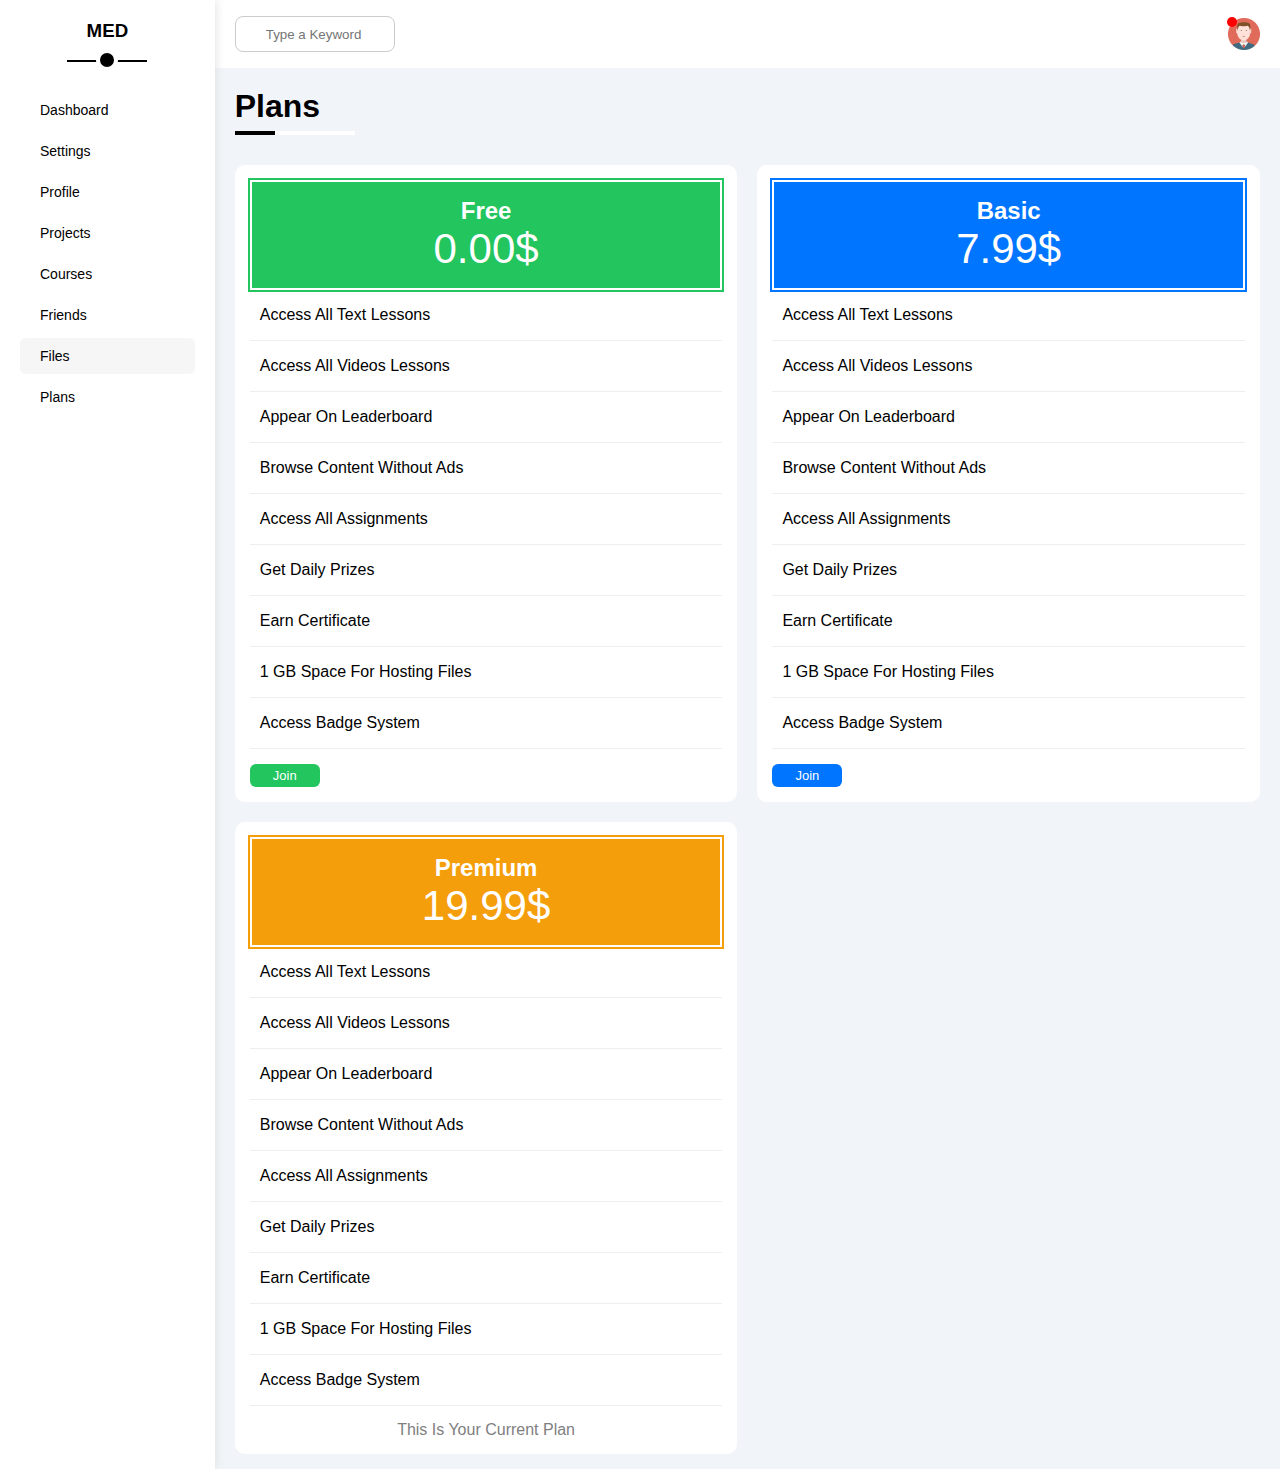
<file: plans.html>
<!DOCTYPE html>
<html lang="en">

<head>
    <meta charset="UTF-8">
    <meta http-equiv="X-UA-Compatible" content="IE=edge">
    <meta name="viewport" content="width=device-width, initial-scale=1.0">
    <link rel="stylesheet" href="https://cdnjs.cloudflare.com/ajax/libs/font-awesome/6.5.1/css/all.min.css"
        integrity="sha512-DTOQO9RWCH3ppGqcWaEA1BIZOC6xxalwEsw9c2QQeAIftl+Vegovlnee1c9QX4TctnWMn13TZye+giMm8e2LwA=="
        crossorigin="anonymous" referrerpolicy="no-referrer" />
    <link rel="stylesheet" href="css/framework.css" />
    <link rel="stylesheet" href="css/master.css" />
    <title>Dashboard</title>
</head>

<body>
    <div class="page d-flex">

        <div class="sidebar bg-white p-20 p-relative">

            <h3 class="p-relative txt-c mt-0">MED</h3>
            <ul>
                <li>
                    <a class=" d-flex align-center fs-14 c-black rad-6 p-10" href="index.html">
                        <i class="fa-regular fa-chart-bar fa-fw"></i>
                        <span>Dashboard</span>
                    </a>
                </li>
                <li>
                    <a class=" d-flex align-center fs-14 c-black rad-6 p-10" href="settings.html">
                        <i class="fa-solid fa-gear fa-fw"></i>
                        <span>Settings</span>
                    </a>
                </li>
                <li>
                    <a class=" d-flex align-center fs-14 c-black rad-6 p-10" href="profile.html">
                        <i class="fa-regular fa-user fa-fw"></i>
                        <span>Profile</span>
                    </a>
                </li>
                <li>
                    <a class=" d-flex align-center fs-14 c-black rad-6 p-10" href="projects.html">
                        <i class="fa-solid fa-diagram-project fa-fw"></i>
                        <span>Projects</span>
                    </a>
                </li>
                <li>
                    <a class=" d-flex align-center fs-14 c-black rad-6 p-10" href="courses.html">
                        <i class="fa-solid fa-graduation-cap fa-fw"></i>
                        <span>Courses</span>
                    </a>
                </li>
                <li>
                    <a class=" d-flex align-center fs-14 c-black rad-6 p-10" href="friends.html">
                        <i class="fa-regular fa-circle-user fa-fw"></i>
                        <span>Friends</span>
                    </a>
                </li>
                <li>
                    <a class="active d-flex align-center fs-14 c-black rad-6 p-10" href="files.html">
                        <i class="fa-regular fa-file fa-fw"></i>
                        <span>Files</span>
                    </a>
                </li>
                <li>
                    <a class="d-flex align-center fs-14 c-black rad-6 p-10" href="plans.html">
                        <i class="fa-regular fa-credit-card fa-fw"></i>
                        <span>Plans</span>
                    </a>
                </li>
            </ul>
        </div>

        <div class="content">
            <div class="header bg-white d-flex">
                <div class="search">
                    <i class="fa-solid fa-magnifying-glass"></i>
                    <input type="text" placeholder="Type a Keyword">
                </div>

                <div class="left-div">
                    <div>
                        <i class="fa-regular fa-bell"></i>
                        <div class="bill-red"></div>
                    </div>
                    <div class="profile">
                        <img src="img/avatar.png" alt="">
                    </div>
                </div>


            </div>
            <div class="plans">
                <h1 class="page-name">Plans</h1>
                <div class="wrapper-plans gap-20 d-grid">
                    <!-- start Plan 1--->
                    <div class="plan-box bg-white rad-10">
                        <div class="header-box green-box">
                            <h2>Free</h2>
                            <p>0.00$</p>
                        </div>

                        <div class="body-box">
                            <ul>
                                <li>
                                    <div>
                                        <i class="fa-solid fa-check fa-fw yes"></i>
                                        <p>Access All Text Lessons</p>
                                    </div>
                                    <i class="fa-solid fa-circle-info help c-gray"></i>
                                </li>

                                <li>
                                    <div>
                                        <i class="fa-solid fa-check fa-fw yes"></i>
                                        <p>Access All Videos Lessons</p>
                                    </div>
                                    <i class="fa-solid fa-circle-info help c-gray"></i>
                                </li>

                                <li>
                                    <div>
                                        <i class="fa-solid fa-check fa-fw yes"></i>
                                        <p>Appear On Leaderboard</p>
                                    </div>
                                    <i class="fa-solid fa-circle-info help c-gray"></i>
                                </li>

                                <li>
                                    <div>
                                        <i class="fa-solid fa-xmark fa-fw no"></i>
                                        <p>Browse Content Without Ads</p>
                                    </div>
                                    <i class="fa-solid fa-circle-info help c-gray"></i>
                                </li>

                                <li>
                                    <div>
                                        <i class="fa-solid fa-xmark fa-fw no"></i>
                                        <p>Access All Assignments</p>
                                    </div>
                                    <i class="fa-solid fa-circle-info help c-gray"></i>
                                </li>

                                <li>
                                    <div>
                                        <i class="fa-solid fa-xmark fa-fw no"></i>
                                        <p>Get Daily Prizes</p>
                                    </div>
                                    <i class="fa-solid fa-circle-info help c-gray"></i>
                                </li>

                                <li>
                                    <div>
                                        <i class="fa-solid fa-xmark fa-fw no"></i>
                                        <p>Earn Certificate</p>
                                    </div>
                                    <i class="fa-solid fa-circle-info help c-gray"></i>
                                </li>

                                <li>
                                    <div>
                                        <i class="fa-solid fa-xmark fa-fw no"></i>
                                        <p>1 GB Space For Hosting Files</p>
                                    </div>
                                    <i class="fa-solid fa-circle-info help c-gray"></i>
                                </li>

                                <li>
                                    <div>
                                        <i class="fa-solid fa-xmark fa-fw no"></i>
                                        <p>Access Badge System</p>
                                    </div>
                                    <i class="fa-solid fa-circle-info help c-gray"></i>
                                </li>
                                <li>
                                    <a href="#" class="visit d-block fs-14 bg-green c-white w-fit btn-shape-s">Join</a>

                                </li>

                            </ul>

                        </div>
                    </div>
                    <!--end plan 1-->

                    <!--start plan 2-->
                    <div class="plan-box bg-white rad-10">
                        <div class="header-box blue-box">
                            <h2>Basic</h2>
                            <p>7.99$</p>
                        </div>

                        <div class="body-box">
                            <ul>
                                <li>
                                    <div>
                                        <i class="fa-solid fa-check fa-fw yes"></i>
                                        <p>Access All Text Lessons</p>
                                    </div>
                                    <i class="fa-solid fa-circle-info help c-gray"></i>
                                </li>

                                <li>
                                    <div>
                                        <i class="fa-solid fa-check fa-fw yes"></i>
                                        <p>Access All Videos Lessons</p>
                                    </div>
                                    <i class="fa-solid fa-circle-info help c-gray"></i>
                                </li>

                                <li>
                                    <div>
                                        <i class="fa-solid fa-check fa-fw yes"></i>
                                        <p>Appear On Leaderboard</p>
                                    </div>
                                    <i class="fa-solid fa-circle-info help c-gray"></i>
                                </li>

                                <li>
                                    <div>
                                        <i class="fa-solid fa-check fa-fw yes"></i>
                                        <p>Browse Content Without Ads</p>
                                    </div>
                                    <i class="fa-solid fa-circle-info help c-gray"></i>
                                </li>

                                <li>
                                    <div>
                                        <i class="fa-solid fa-check fa-fw yes"></i>
                                        <p>Access All Assignments</p>
                                    </div>
                                    <i class="fa-solid fa-circle-info help c-gray"></i>
                                </li>

                                <li>
                                    <div>
                                        <i class="fa-solid fa-check fa-fw yes"></i>
                                        <p>Get Daily Prizes</p>
                                    </div>
                                    <i class="fa-solid fa-circle-info help c-gray"></i>
                                </li>

                                <li>
                                    <div>
                                        <i class="fa-solid fa-check fa-fw yes"></i>
                                        <p>Earn Certificate</p>
                                    </div>
                                    <i class="fa-solid fa-circle-info help c-gray"></i>
                                </li>

                                <li>
                                    <div>
                                        <i class="fa-solid fa-xmark fa-fw no"></i>
                                        <p>1 GB Space For Hosting Files</p>
                                    </div>
                                    <i class="fa-solid fa-circle-info help c-gray"></i>
                                </li>

                                <li>
                                    <div>
                                        <i class="fa-solid fa-xmark fa-fw no"></i>
                                        <p>Access Badge System</p>
                                    </div>
                                    <i class="fa-solid fa-circle-info help c-gray"></i>
                                </li>
                                <li>
                                    <a href="#" class="visit d-block fs-14 bg-blue c-white w-fit btn-shape-s">Join</a>

                                </li>

                            </ul>

                        </div>
                    </div>
                    <!--end plan 2-->
                    
                    <!--start plan 3-->
                    <div class="plan-box bg-white rad-10">
                        <div class="header-box orange-box">
                            <h2>Premium</h2>
                            <p>19.99$</p>
                        </div>

                        <div class="body-box">
                            <ul>
                                <li>
                                    <div>
                                        <i class="fa-solid fa-check fa-fw yes"></i>
                                        <p>Access All Text Lessons</p>
                                    </div>
                                    <i class="fa-solid fa-circle-info help c-gray"></i>
                                </li>

                                <li>
                                    <div>
                                        <i class="fa-solid fa-check fa-fw yes"></i>
                                        <p>Access All Videos Lessons</p>
                                    </div>
                                    <i class="fa-solid fa-circle-info help c-gray"></i>
                                </li>

                                <li>
                                    <div>
                                        <i class="fa-solid fa-check fa-fw yes"></i>
                                        <p>Appear On Leaderboard</p>
                                    </div>
                                    <i class="fa-solid fa-circle-info help c-gray"></i>
                                </li>

                                <li>
                                    <div>
                                        <i class="fa-solid fa-check fa-fw yes"></i>
                                        <p>Browse Content Without Ads</p>
                                    </div>
                                    <i class="fa-solid fa-circle-info help c-gray"></i>
                                </li>

                                <li>
                                    <div>
                                        <i class="fa-solid fa-check fa-fw yes"></i>
                                        <p>Access All Assignments</p>
                                    </div>
                                    <i class="fa-solid fa-circle-info help c-gray"></i>
                                </li>

                                <li>
                                    <div>
                                        <i class="fa-solid fa-check fa-fw yes"></i>
                                        <p>Get Daily Prizes</p>
                                    </div>
                                    <i class="fa-solid fa-circle-info help c-gray"></i>
                                </li>

                                <li>
                                    <div>
                                        <i class="fa-solid fa-check fa-fw yes"></i>
                                        <p>Earn Certificate</p>
                                    </div>
                                    <i class="fa-solid fa-circle-info help c-gray"></i>
                                </li>

                                <li>
                                    <div>
                                        <i class="fa-solid fa-check fa-fw yes"></i>
                                        <p>1 GB Space For Hosting Files</p>
                                    </div>
                                    <i class="fa-solid fa-circle-info help c-gray"></i>
                                </li>

                                <li>
                                    <div>
                                        <i class="fa-solid fa-check fa-fw yes"></i>
                                        <p>Access Badge System</p>
                                    </div>
                                    <i class="fa-solid fa-circle-info help c-gray"></i>
                                </li>
                                <li>
                                    <p class="current-plan">This Is Your Current Plan</p>
                                </li>

                            </ul>

                        </div>
                    </div>
                    <!--end plan 3-->










                </div>




            </div>

</body>

</html>


<!--
                                <i class="fa-solid fa-xmark fa-fw"></i>
                            <i class="fa-solid fa-circle-info help"></i>
                            <i class="fa-solid fa-xmark fa-fw"></i>
-->
</file>
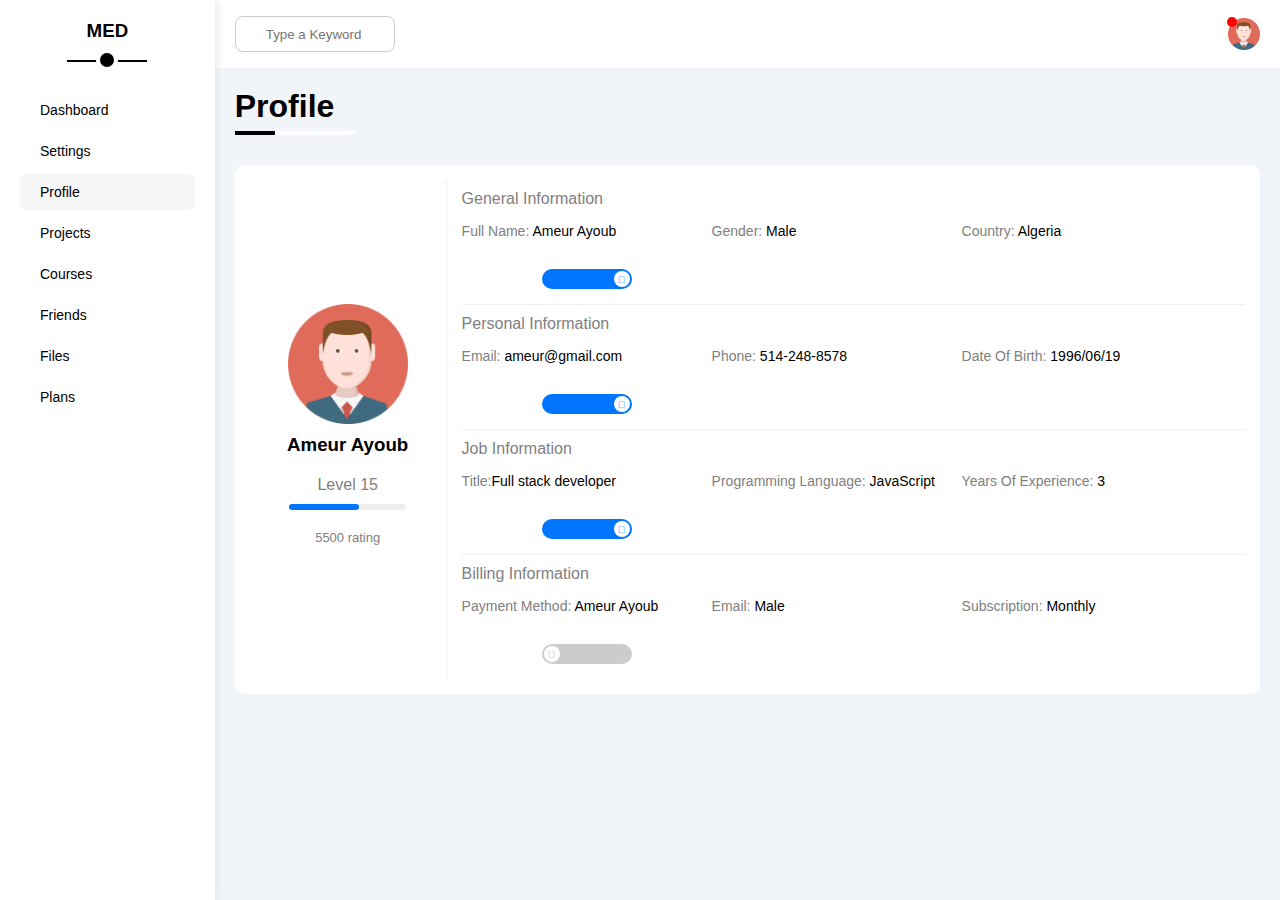
<file: profile.html>
<!DOCTYPE html>
<html lang="en">

<head>
    <meta charset="UTF-8">
    <meta http-equiv="X-UA-Compatible" content="IE=edge">
    <meta name="viewport" content="width=device-width, initial-scale=1.0">
    <link rel="stylesheet" href="https://cdnjs.cloudflare.com/ajax/libs/font-awesome/6.5.1/css/all.min.css"
        integrity="sha512-DTOQO9RWCH3ppGqcWaEA1BIZOC6xxalwEsw9c2QQeAIftl+Vegovlnee1c9QX4TctnWMn13TZye+giMm8e2LwA=="
        crossorigin="anonymous" referrerpolicy="no-referrer" />
    <link rel="stylesheet" href="css/framework.css" />
    <link rel="stylesheet" href="css/master.css" />
    <title>Dashboard</title>
</head>

<body>
    <div class="page d-flex">

        <div class="sidebar bg-white p-20 p-relative">

            <h3 class="p-relative txt-c mt-0">MED</h3>
            <ul>
                <li>
                    <a class=" d-flex align-center fs-14 c-black rad-6 p-10" href="index.html">
                        <i class="fa-regular fa-chart-bar fa-fw"></i>
                        <span>Dashboard</span>
                    </a>
                </li>
                <li>
                    <a class=" d-flex align-center fs-14 c-black rad-6 p-10" href="settings.html">
                        <i class="fa-solid fa-gear fa-fw"></i>
                        <span>Settings</span>
                    </a>
                </li>
                <li>
                    <a class="active d-flex align-center fs-14 c-black rad-6 p-10" href="profile.html">
                        <i class="fa-regular fa-user fa-fw"></i>
                        <span>Profile</span>
                    </a>
                </li>
                <li>
                    <a class="d-flex align-center fs-14 c-black rad-6 p-10" href="projects.html">
                        <i class="fa-solid fa-diagram-project fa-fw"></i>
                        <span>Projects</span>
                    </a>
                </li>
                <li>
                    <a class="d-flex align-center fs-14 c-black rad-6 p-10" href="courses.html">
                        <i class="fa-solid fa-graduation-cap fa-fw"></i>
                        <span>Courses</span>
                    </a>
                </li>
                <li>
                    <a class="d-flex align-center fs-14 c-black rad-6 p-10" href="friends.html">
                        <i class="fa-regular fa-circle-user fa-fw"></i>
                        <span>Friends</span>
                    </a>
                </li>
                <li>
                    <a class="d-flex align-center fs-14 c-black rad-6 p-10" href="files.html">
                        <i class="fa-regular fa-file fa-fw"></i>
                        <span>Files</span>
                    </a>
                </li>
                <li>
                    <a class="d-flex align-center fs-14 c-black rad-6 p-10" href="plans.html">
                        <i class="fa-regular fa-credit-card fa-fw"></i>
                        <span>Plans</span>
                    </a>
                </li>
            </ul>
        </div>

        <div class="content">
            <div class="header bg-white d-flex">
                <div class="search">
                    <i class="fa-solid fa-magnifying-glass"></i>
                    <input type="text" placeholder="Type a Keyword">
                </div>

                <div class="left-div">
                    <div>
                        <i class="fa-regular fa-bell"></i>
                        <div class="bill-red"></div>
                    </div>
                    <div class="profile">
                        <img src="img/avatar.png" alt="">
                    </div>
                </div>


            </div>
            <div class="profile">
                <h1 class="page-name">Profile</h1>

                <div class="container bg-white rad-10 text-c-mobile block-mobile">

                    <div class="left-box">
                        <img src="img/avatar.png" alt="">
                        <h3>Ameur Ayoub</h3>
                        <p>Level 15</p>
                        <div class="progress">
                            <span></span>
                        </div>
                        <div>
                            <i class="fa-solid fa-star c-orange fs-13"></i> <i></i>
                            <i class="fa-solid fa-star c-orange fs-13"></i> <i></i>
                            <i class="fa-solid fa-star c-orange fs-13"></i> <i></i>
                            <i class="fa-solid fa-star c-orange fs-13"></i> <i></i>
                            <i class="fa-solid fa-star c-orange fs-13"></i> <i></i>

                        </div>
                        <p class="fs-13 c-gray">5500 rating</p>

                    </div>




                    <div class="right-box">

                        <div class="box">
                            <p class="c-gray">General Information</p>

                            <div><p><span class="c-gray">Full Name:</span> Ameur Ayoub</p></div>
                            <div><p><span class="c-gray">Gender:</span> Male</p></div>
                            <div><p><span class="c-gray">Country:</span> Algeria</p></div>
                            <div class="d-flex-j-c"><label>
                                <input class="s-toggle-checkbox" type="checkbox" checked>
                                <div class="s-toggle-switch"></div>
                            </label></div>

                        </div>


                        <div class="box">
                            <p class="c-gray">Personal Information</p>

                            <div><p><span class="c-gray">Email:</span> ameur@gmail.com</p></div>
                            <div><p><span class="c-gray">Phone:</span> 514-248-8578</p></div>
                            <div><p><span class="c-gray">Date Of Birth:</span> 1996/06/19</p></div>
                            <div class="d-flex-j-c"><label>
                                <input class="s-toggle-checkbox" type="checkbox" checked>
                                <div class="s-toggle-switch"></div>
                            </label></div>

                        </div>


                        <div class="box">
                            <p class="c-gray">Job Information</p>

                            <div><p><span class="c-gray">Title:</span>Full stack developer</p></div>
                            <div><p><span class="c-gray">Programming Language:</span> JavaScript</p></div>
                            <div><p><span class="c-gray">Years Of Experience:</span> 3</p></div>
                            <div class="d-flex-j-c"><label>
                                <input class="s-toggle-checkbox" type="checkbox" checked>
                                <div class="s-toggle-switch"></div>
                            </label></div>

                        </div>


                        <div class="box">
                            <p class="c-gray">Billing Information</p>

                            <div><p><span class="c-gray">Payment Method:</span> Ameur Ayoub</p></div>
                            <div><p><span class="c-gray">Email:</span> Male</p></div>
                            <div><p><span class="c-gray">Subscription:</span> Monthly</p></div>
                            <div class="d-flex-j-c"><label>
                                <input class="s-toggle-checkbox" type="checkbox">
                                <div class="s-toggle-switch"></div>
                            </label></div>

                        </div>




                    </div>

                </div>


            </div>
        </div>

    </div>
</body>

</html>
</file>
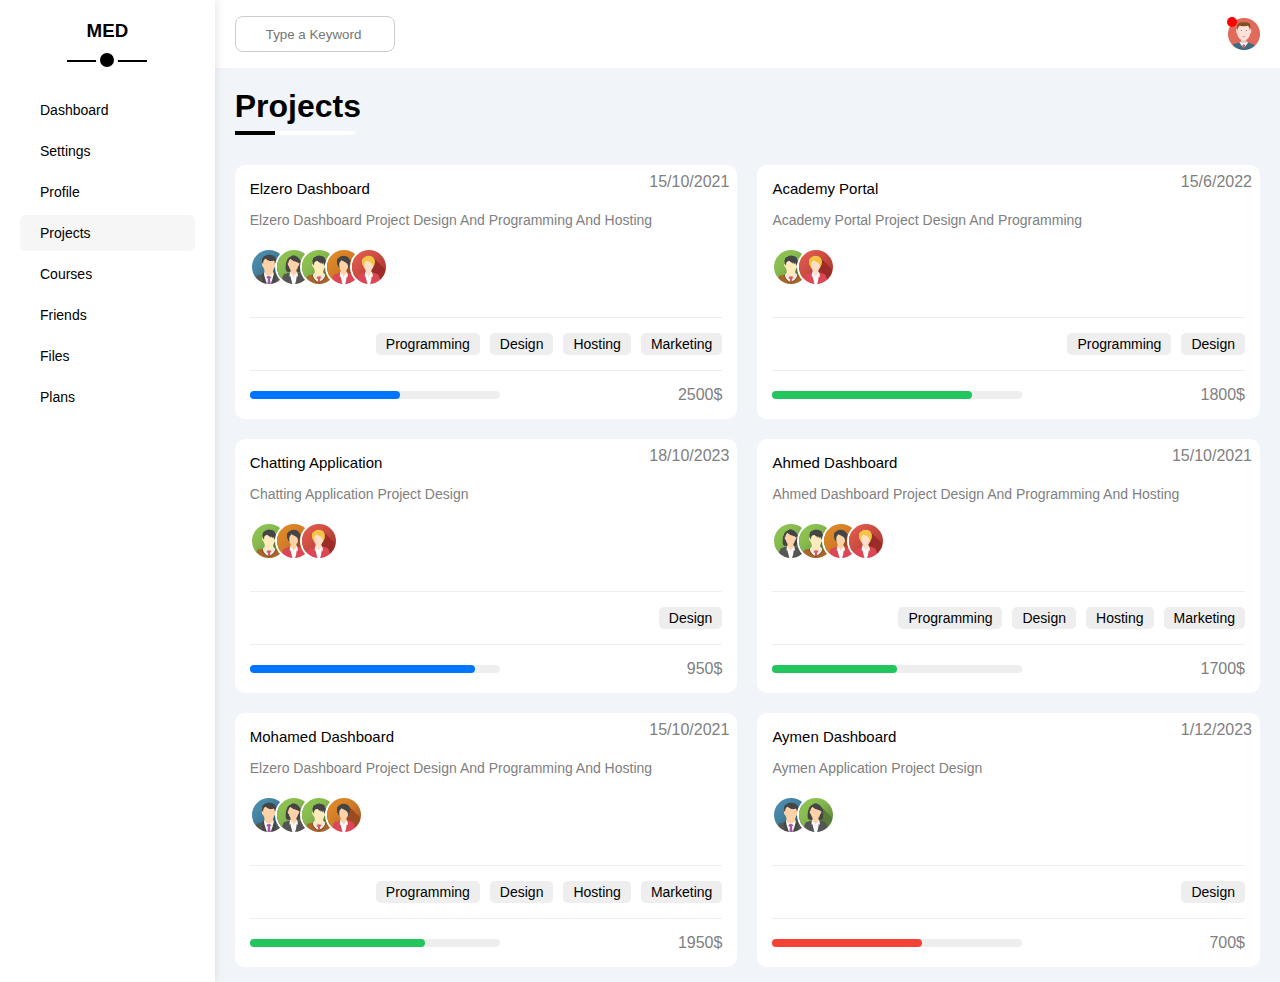
<file: projects.html>
<!DOCTYPE html>
<html lang="en">

<head>
    <meta charset="UTF-8">
    <meta http-equiv="X-UA-Compatible" content="IE=edge">
    <meta name="viewport" content="width=device-width, initial-scale=1.0">
    <link rel="stylesheet" href="https://cdnjs.cloudflare.com/ajax/libs/font-awesome/6.5.1/css/all.min.css"
        integrity="sha512-DTOQO9RWCH3ppGqcWaEA1BIZOC6xxalwEsw9c2QQeAIftl+Vegovlnee1c9QX4TctnWMn13TZye+giMm8e2LwA=="
        crossorigin="anonymous" referrerpolicy="no-referrer" />
    <link rel="stylesheet" href="css/framework.css" />
    <link rel="stylesheet" href="css/master.css" />
    <title>Dashboard</title>
</head>

<body>
    <div class="page d-flex">

        <div class="sidebar bg-white p-20 p-relative">

            <h3 class="p-relative txt-c mt-0">MED</h3>
            <ul>
                <li>
                    <a class=" d-flex align-center fs-14 c-black rad-6 p-10" href="index.html">
                        <i class="fa-regular fa-chart-bar fa-fw"></i>
                        <span>Dashboard</span>
                    </a>
                </li>
                <li>
                    <a class=" d-flex align-center fs-14 c-black rad-6 p-10" href="settings.html">
                        <i class="fa-solid fa-gear fa-fw"></i>
                        <span>Settings</span>
                    </a>
                </li>
                <li>
                    <a class=" d-flex align-center fs-14 c-black rad-6 p-10" href="profile.html">
                        <i class="fa-regular fa-user fa-fw"></i>
                        <span>Profile</span>
                    </a>
                </li>
                <li>
                    <a class="active d-flex align-center fs-14 c-black rad-6 p-10" href="projects.html">
                        <i class="fa-solid fa-diagram-project fa-fw"></i>
                        <span>Projects</span>
                    </a>
                </li>
                <li>
                    <a class="d-flex align-center fs-14 c-black rad-6 p-10" href="courses.html">
                        <i class="fa-solid fa-graduation-cap fa-fw"></i>
                        <span>Courses</span>
                    </a>
                </li>
                <li>
                    <a class="d-flex align-center fs-14 c-black rad-6 p-10" href="friends.html">
                        <i class="fa-regular fa-circle-user fa-fw"></i>
                        <span>Friends</span>
                    </a>
                </li>
                <li>
                    <a class="d-flex align-center fs-14 c-black rad-6 p-10" href="files.html">
                        <i class="fa-regular fa-file fa-fw"></i>
                        <span>Files</span>
                    </a>
                </li>
                <li>
                    <a class="d-flex align-center fs-14 c-black rad-6 p-10" href="plans.html">
                        <i class="fa-regular fa-credit-card fa-fw"></i>
                        <span>Plans</span>
                    </a>
                </li>
            </ul>
        </div>

        <div class="content">
            <div class="header bg-white d-flex">
                <div class="search">
                    <i class="fa-solid fa-magnifying-glass"></i>
                    <input type="text" placeholder="Type a Keyword">
                </div>

                <div class="left-div">
                    <div>
                        <i class="fa-regular fa-bell"></i>
                        <div class="bill-red"></div>
                    </div>
                    <div class="profile">
                        <img src="img/avatar.png" alt="">
                    </div>
                </div>


            </div>
            <div class="projects">
                <h1 class="page-name">Projects</h1>
                <div class="wrapper d-grid gap-20">
                    <div class="project-box   bg-white rad-10">
                        <p>Elzero Dashboard</p>
                        <p>Elzero Dashboard Project Design And Programming And Hosting</p>
                        <div class="team">
                            <a href=""><img src="img/team-01.png" alt=""></a>
                            <a href=""><img src="img/team-02.png" alt=""></a>
                            <a href=""><img src="img/team-03.png" alt=""></a>
                            <a href=""><img src="img/team-04.png" alt=""></a>
                            <a href=""><img src="img/team-05.png" alt=""></a>
                        </div>
                        <div class="team-tasks">
                            <div class="task"><span>Programming</span></div>
                            <div class="task"><span>Design</span></div>
                            <div class="task"><span>Hosting</span></div>
                            <div class="task"><span>Marketing</span></div>
                            
                        </div>
                        <div class="pr-box">
                            <div class="progress">
                                <span class="bg-blue" style="width: 60%;"></span>
                            </div>
                            <div>
                                <span class="c-gray" >2500$</span>
                            </div>
                        </div>

                        <div class="date">
                            <span class="c-gray">15/10/2021</span>
                        </div>


                    </div>


                    <div class="project-box  bg-white rad-10 ">
                        <p>Academy Portal</p>
                        <p>Academy Portal Project Design And Programming</p>
                        <div class="team">
                            <a href=""><img src="img/team-03.png" alt=""></a>
                            <a href=""><img src="img/team-05.png" alt=""></a>
                        </div>
                        <div class="team-tasks">
                            <div class="task"><span>Programming</span></div>
                            <div class="task"><span>Design</span></div>
                            
                        </div>
                        <div class="pr-box">
                            <div class="progress">
                                <span class="bg-green" style="width: 80%;"></span>
                            </div>
                            <div>
                                <span class="c-gray" >1800$</span>
                            </div>
                        </div>

                        <div class="date">
                            <span class="c-gray">15/6/2022</span>
                        </div>


                    </div>


                    <div class="project-box   bg-white rad-10 ">
                        <p>Chatting Application</p>
                        <p>Chatting Application Project Design</p>
                        <div class="team">
                            <a href=""><img src="img/team-03.png" alt=""></a>
                            <a href=""><img src="img/team-04.png" alt=""></a>
                            <a href=""><img src="img/team-05.png" alt=""></a>
                        </div>
                        <div class="team-tasks">
                            <div class="task"><span>Design</span></div>
                            
                        </div>
                        <div class="pr-box">
                            <div class="progress">
                                <span class="bg-blue" style="width: 90%;"></span>
                            </div>
                            <div>
                                <span class="c-gray" >950$</span>
                            </div>
                        </div>

                        <div class="date">
                            <span class="c-gray">18/10/2023</span>
                        </div>


                    </div>



                    <div class="project-box  bg-white rad-10 ">
                        <p>Ahmed Dashboard</p>
                        <p>Ahmed Dashboard Project Design And Programming And Hosting</p>
                        <div class="team">
                            <a href=""><img src="img/team-02.png" alt=""></a>
                            <a href=""><img src="img/team-03.png" alt=""></a>
                            <a href=""><img src="img/team-04.png" alt=""></a>
                            <a href=""><img src="img/team-05.png" alt=""></a>
                        </div>
                        <div class="team-tasks">
                            <div class="task"><span>Programming</span></div>
                            <div class="task"><span>Design</span></div>
                            <div class="task"><span>Hosting</span></div>
                            <div class="task"><span>Marketing</span></div>
                            
                        </div>
                        <div class="pr-box">
                            <div class="progress">
                                <span class="bg-green" style="width: 50%;"></span>
                            </div>
                            <div>
                                <span class="c-gray" >1700$</span>
                            </div>
                        </div>

                        <div class="date">
                            <span class="c-gray">15/10/2021</span>
                        </div>


                    </div>


                    <div class="project-box   bg-white rad-10 ">
                        <p>Mohamed Dashboard</p>
                        <p>Elzero Dashboard Project Design And Programming And Hosting</p>
                        <div class="team">
                            <a href=""><img src="img/team-01.png" alt=""></a>
                            <a href=""><img src="img/team-02.png" alt=""></a>
                            <a href=""><img src="img/team-03.png" alt=""></a>
                            <a href=""><img src="img/team-04.png" alt=""></a>
                        </div>
                        <div class="team-tasks">
                            <div class="task"><span>Programming</span></div>
                            <div class="task"><span>Design</span></div>
                            <div class="task"><span>Hosting</span></div>
                            <div class="task"><span>Marketing</span></div>
                            
                        </div>
                        <div class="pr-box">
                            <div class="progress">
                                <span class="bg-green" style="width: 70%;"></span>
                            </div>
                            <div>
                                <span class="c-gray" >1950$</span>
                            </div>
                        </div>

                        <div class="date">
                            <span class="c-gray">15/10/2021</span>
                        </div>


                    </div>


                    <div class="project-box   bg-white rad-10 ">
                        <p>Aymen Dashboard</p>
                        <p>Aymen Application Project Design</p>
                        <div class="team">
                            <a href=""><img src="img/team-01.png" alt=""></a>
                            <a href=""><img src="img/team-02.png" alt=""></a>
                        </div>
                        <div class="team-tasks">
                            <div class="task"><span>Design</span></div>
                            
                        </div>
                        <div class="pr-box">
                            <div class="progress">
                                <span class="bg-red" style="width: 60%;"></span>
                            </div>
                            <div>
                                <span class="c-gray" >700$</span>
                            </div>
                        </div>

                        <div class="date">
                            <span class="c-gray">1/12/2023</span>
                        </div>


                    </div>




                </div>




            </div>
        </div>

    </div>
</body>

</html>
</file>
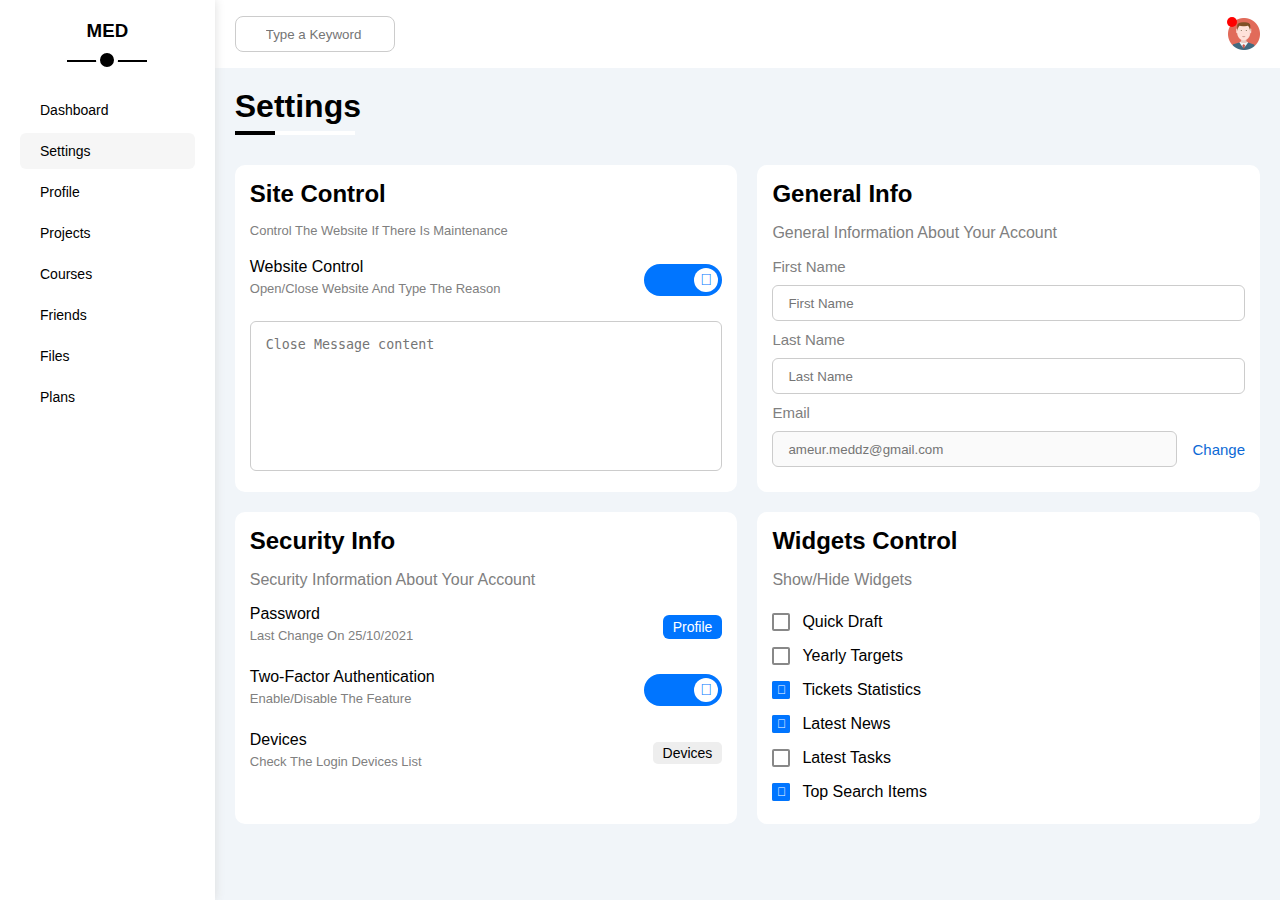
<file: settings.html>
<!DOCTYPE html>
<html lang="en">

<head>
  <meta charset="UTF-8">
  <meta http-equiv="X-UA-Compatible" content="IE=edge">
  <meta name="viewport" content="width=device-width, initial-scale=1.0">
  <link rel="stylesheet" href="https://cdnjs.cloudflare.com/ajax/libs/font-awesome/6.5.1/css/all.min.css"
    integrity="sha512-DTOQO9RWCH3ppGqcWaEA1BIZOC6xxalwEsw9c2QQeAIftl+Vegovlnee1c9QX4TctnWMn13TZye+giMm8e2LwA=="
    crossorigin="anonymous" referrerpolicy="no-referrer" />
  <link rel="stylesheet" href="css/framework.css" />
  <link rel="stylesheet" href="css/master.css" />
  <title>Dashboard</title>
</head>

<body>
  <div class="page d-flex">

    <div class="sidebar bg-white p-20 p-relative">

      <h3 class="p-relative txt-c mt-0">MED</h3>
      <ul>
        <li>
          <a class=" d-flex align-center fs-14 c-black rad-6 p-10" href="index.html">
            <i class="fa-regular fa-chart-bar fa-fw"></i>
            <span>Dashboard</span>
          </a>
        </li>
        <li>
          <a class="active d-flex align-center fs-14 c-black rad-6 p-10" href="settings.html">
            <i class="fa-solid fa-gear fa-fw"></i>
            <span>Settings</span>
          </a>
        </li>
        <li>
          <a class="d-flex align-center fs-14 c-black rad-6 p-10" href="profile.html">
            <i class="fa-regular fa-user fa-fw"></i>
            <span>Profile</span>
          </a>
        </li>
        <li>
          <a class="d-flex align-center fs-14 c-black rad-6 p-10" href="projects.html">
            <i class="fa-solid fa-diagram-project fa-fw"></i>
            <span>Projects</span>
          </a>
        </li>
        <li>
          <a class="d-flex align-center fs-14 c-black rad-6 p-10" href="courses.html">
            <i class="fa-solid fa-graduation-cap fa-fw"></i>
            <span>Courses</span>
          </a>
        </li>
        <li>
          <a class="d-flex align-center fs-14 c-black rad-6 p-10" href="friends.html">
            <i class="fa-regular fa-circle-user fa-fw"></i>
            <span>Friends</span>
          </a>
        </li>
        <li>
          <a class="d-flex align-center fs-14 c-black rad-6 p-10" href="files.html">
            <i class="fa-regular fa-file fa-fw"></i>
            <span>Files</span>
          </a>
        </li>
        <li>
          <a class="d-flex align-center fs-14 c-black rad-6 p-10" href="plans.html">
            <i class="fa-regular fa-credit-card fa-fw"></i>
            <span>Plans</span>
          </a>
        </li>
      </ul>
    </div>

    <div class="content">
      <div class="header bg-white d-flex">
        <div class="search">
          <i class="fa-solid fa-magnifying-glass"></i>
          <input type="text" placeholder="Type a Keyword">
        </div>

        <div class="left-div">
          <div>
            <i class="fa-regular fa-bell"></i>
            <div class="bill-red"></div>
          </div>
          <div class="profile">
            <img src="img/avatar.png" alt="">
          </div>
        </div>


      </div>
      <div class="settings">
        <h1 class="page-name">Settings</h1>
        <div class="wrapper d-grid gap-20">
          <!-- start site control -->
          <div class="site-control -  bg-white rad-10 text-c-mobile block-mobile">
            <h2>Site Control</h2>
            <p>Control The Website If There Is Maintenance</p>
            <div class="description">
              <div>
                <span>Website Control</span>
                <p>Open/Close Website And Type The Reason</p>
              </div>

              <div>
                <label>
                  <input class="toggle-checkbox" type="checkbox" checked>
                  <div class="toggle-switch"></div>
                </label>
              </div>
            </div>
            <textarea placeholder="Close Message content"></textarea>
          </div>
          <!-- end site control -->

          <!-- start site control -->
          <div class="general-info   bg-white rad-10 text-c-mobile block-mobile">
            <h2>General Info</h2>
            <p>General Information About Your Account</p>
            <label for="firstName">
              First Name
              <input id="firstName" placeholder="First Name" type="text">
            </label>
            <label for="lastName">
              Last Name
              <input id="lastName" placeholder="Last Name" type="text">
            </label>
            <label for="email">
              Email
              <div>
                <input id="email" type="email" disabled placeholder="ameur.meddz@gmail.com">
                <a href="" class="c-blue">Change</a>
              </div>
            </label>

          </div>
          <!-- end site control -->
          <!-- start security info -->
          <div class="security-info  bg-white rad-10 text-c-mobile block-mobile">
            <h2>Security Info</h2>
            <p>Security Information About Your Account</p>

            <div class="description password">
              <div>
                <span>Password</span>
                <p>Last Change On 25/10/2021</p>
              </div>

              <div>
                <a href="profile.html" class="visit d-block fs-14 bg-blue c-white w-fit btn-shape">Profile</a>

              </div>
            </div>


            <div class="description two-fact">
              <div>
                <span>Two-Factor Authentication</span>
                <p>Enable/Disable The Feature</p>
              </div>

              <div>
                <label>
                  <input class="toggle-checkbox" type="checkbox" checked>
                  <div class="toggle-switch"></div>
                </label>
              </div>
            </div>

            <div class="description devies">
              <div>
                <span>Devices</span>
                <p>Check The Login Devices List</p>
              </div>

                <div class="time">
                  <span>Devices</span>
                </div>
            </div>


          </div>
          <!-- end security info -->
          <!-- start widget control -->
          <div class="widget-control  bg-white rad-10 text-c-mobile block-mobile">
            <h2>Widgets Control</h2>
            <p class="c-gray">Show/Hide Widgets</p>

            <div class="control">
              <input type="checkbox" id="one">
              <label for="one">Quick Draft</label>
            </div>

            <div class="control">
              <input type="checkbox" id="two">
              <label for="two">Yearly Targets</label>
            </div>

            <div class="control">
              <input type="checkbox" checked id="three">
              <label for="three">Tickets Statistics</label>
            </div>

            <div class="control">
              <input type="checkbox" checked id="four">
              <label for="four">Latest News</label>
            </div>

            <div class="control">
              <input type="checkbox" id="five">
              <label for="five">Latest Tasks</label>
            </div>

            <div class="control">
              <input type="checkbox" checked id="six">
              <label for="six">Top Search Items</label>
            </div>





          </div>
          <!-- end widget control -->


        </div>


      </div>
    </div>

  </div>
</body>

</html>


<!--
                <label>
                  <input class="toggle-checkbox" type="checkbox" checked>
                  <div class="toggle-switch"></div>
                </label>

-->
</file>
<file: css/framework.css>
/* START BOX */
.d-flex {
    display: flex;
}
.d-grid {
    display: grid;
}
.gap-20 {
    gap: 20px;
}
/* END BOX */

/* Start padding * margin */
.p-20 {
    padding: 20px;
}
.m-20 {
    margin: 20px;
}
.m-0 {
    margin: 0;
}
.mt-0 {
    margin-top: 0;
}
.p-10 {
    padding: 10px;
 }
 .d-flex-j-c {
    display: flex;
    justify-content: center;
 }
/* End   padding * margin */

/* start color */
.bg-white {
    background-color: white;
}
.c-black {
    color: black;
}
.bg-blue {
    background-color: var(--blue-color);
}
.c-white {
    color: white;
}
.c-gray {
    color: gray;
}
.c-orange {
    color: var(--orange-color);
}

.c-green {
    color: var(--green-color);
}

.c-blue {
    color: var(--blue-alt-color);
}

.c-red {
    color: var(--red-color);
}
/*********/
.bg-orange {
    background-color: var(--orange-color);
}

.bg-green {
    background-color: var(--green-color);
}

.bg-blue {
    background-color: var(--blue-color);
}
.bg-red {
    background-color: var(--red-color);
}
/*********************/
.bg-op-blue {
    background-color: rgb(0 117 255 / 20%);
}

.bg-op-orange {
    background-color: rgb(245 158 11 / 20%);
}

.bg--op-green {
    background-color: rgb(34 197 94 / 20%);
}
.c-red {
    color: var(--red-color);
}
/* end color */

/* start position */
.p-relative {
    position: relative;
}
/* end position */

/* start align*/
.txt-c {
    text-align: center;
}

@media (max-width: 767px) {
    .txt-c-mobile {
      text-align: center;
    }
    .block-mobile {
        display: block;
      }
      .hide-mobile {
        display: none;
      }
  }
  

.align-center {
    align-items: center;
} 

/* end align*/

.fs-13 {
    font-size: 13px;
}
.fs-14 {
    font-size: 14px;
} 
.fs-24 {
    font-size: 24px;
} 

 .rad-6 {
    border-radius: 6px;
 } 
 .rad-10 {
    border-radius: 10px;
 }
</file>
<file: css/master.css>
* {
    box-sizing: border-box;
}

:root {
    --blue-color: #0075ff;
    --blue-alt-color: #0d69d5;
    --orange-color: #f59e0b;
    --green-color: #22c55e;
    --red-color: #f44336;
    --grey-color: #888;
}

body {
    font-family: "Open Sans", sans-serif;
    margin: 0;
}

*:focus {
    outline: none;
}

h1,
h2,
h3,
h4,
h5,
h6 {
    margin: 0;
}

a {
    text-decoration: none;
}

ul {
    list-style: none;
    padding: 0;
    margin: 0;

}

.page {
    background-color: #f1f5f9;
    min-height: 100vh;
}

/* Start sidebar */
.sidebar {
    width: 250px;
    box-shadow: 0 0 10px #DDD;
}

.sidebar>h3 {
    margin-bottom: 50px;
}

.sidebar>h3::before {
    content: "";
    width: 80px;
    height: 2px;
    position: absolute;
    background-color: black;
    bottom: -20px;
    transform: translateX(-50%);
    left: 50%;
}

.sidebar>h3::after {
    content: "";
    background-color: black;
    width: 14px;
    height: 14px;
    border: solid 4px white;
    border-radius: 50%;
    position: absolute;
    bottom: -29px;
    transform: translateX(-50%);
    left: 50%;

}

.sidebar ul li a {
    transition: 0.3s;
    margin-bottom: 5px;
}

.sidebar ul li a:hover,
.sidebar ul li .active {
    background-color: #f6f6f6;
}

.sidebar ul li a span {
    font-size: 14px;
    margin-left: 10px;
}

@media (max-width: 767px) {
    .sidebar {
        width: 60px;
        padding: 10px;
    }

    .sidebar>h3::after,
    .sidebar>h3::before {
        display: none;
    }

    .sidebar h3 {
        margin-bottom: 10px;
        font-size: 12px;
    }

    .sidebar ul li a span {
        display: none;
    }
}

/* End sidebar */
.content {
    width: 100%;
    margin-bottom: 15px;
}

/* start header */
.header {
    padding: 16px 20px;
    justify-content: space-between;
}

.header .search {
    position: relative;
}

.header .search i {
    position: absolute;
    color: #888;
    left: 10px;
    top: 50%;
    transform: translateY(-50%);
}

.header .search input {
    border-radius: 8px;
    border: solid 1px #ccc;
    height: 36px;
    width: 160px;
    padding-left: 30px;
    transition: width 0.3s;
}

.header .search input:focus {
    width: 200px;
}

.header .search input:focus::placeholder {
    opacity: 0;
}

.left-div {
    display: flex;
    align-items: center;
    position: relative;
}


.left-div i {
    font-size: 18px;
    margin-right: 15px;
    display: inline-block;
}

.left-div i::after {
    content: "";
    width: 10px;
    height: 10px;
    border-radius: 50%;
    background-color: red;
    position: absolute;
    left: 14px;
    top: 1px;
}

.left-div .profile {
    width: 32px;
    height: 32px;
    border-radius: 50%;
}

.left-div .profile img {
    height: 100%;
    width: 100%;

}

/* end header */
.dashboard {}

.page-name {
    margin: 20px 20px 40px;
    position: relative;
}

.page-name::after,
.page-name::before {
    content: "";
    height: 4px;
    background-color: black;
    position: absolute;
    left: 0;
    bottom: -10px;
}

.page-name::before {
    width: 120px;
    background-color: white;
}

.page-name::after {
    width: 40px;
    background-color: black;
}

.wrapper {
    grid-template-columns: repeat(auto-fill, minmax(450px, 1fr));
    margin-left: 20px;
    margin-right: 20px;
}

.wrapper .welcome {
    overflow: hidden;
    position: relative;
    ;
}

@media (max-width: 767px) {
    .wrapper {
        grid-template-columns: minmax(200px, 1fr);
        margin-left: 10px;
        margin-right: 10px;
        gap: 10px;
    }
}


/* Start welcome */
.welcome-top {
    justify-content: space-between;
    background-color: #eee;
    padding: 20px;
}

.welcome-top img {
    height: 100px;
}

.welcome .avatar {
    width: 64px;
    height: 64px;
    border: 2px solid white;
    border-radius: 50%;
    padding: 2px;
    box-shadow: 0 0 5px #ddd;
    margin-left: 20px;
    margin-top: -32px;

}

.welcome .welcome-bottom {
    padding: 20px;
    border-top: 1px solid #eee;
    border-bottom: 1px solid #eee;
    margin: 10px 0;
}

.welcome .welcome-bottom>div {
    text-align: center;
    font-weight: 500;
    flex: 1;

}

.welcome .welcome-bottom span {
    display: block;
    color: #888;
    margin-top: 10px;
    font-size: 14px;
}

.btn-shape {
    padding: 4px 10px;
    border-radius: 6px;
    display: block;
    width: fit-content;
    margin: 0 15px 15px auto;
    transition: 0.3s;
}

.btn-shape:hover {
    background-color: var(--blue-alt-color);
}

@media (max-width: 767px) {
    .welcome-top {
        display: block;
    }

    .welcome .avatar {
        margin-left: 0;
    }

    .welcome-bottom {
        display: block;
    }

    .welcome-bottom div {
        margin-bottom: 20px;
    }
}

.quick-draft {
    padding: 20px 20px 0 20px;

}

.quick-draft .from-area {
    display: flex;
    flex-direction: column;
}

.quick-draft .from-area .title,
.quick-draft .from-area .thought {
    border: none;
    background-color: #eee;
    padding: 16px 10px;
    margin-bottom: 10px;
    color: black;
}

.quick-draft .from-area .title {
    height: 28px;

}

.quick-draft .from-area .thought {
    resize: none;
}

/* End welcome */



/**/
.tickets-statistics {
    padding: 20px 20px 0 20px;

}

.tickets-statistics .tickets {
    display: flex;
    flex-wrap: wrap;
    margin-bottom: 15px;
}

.tickets-statistics .tickets div {
    border-radius: 6px;
    border: 1px solid #ccc;
    width: calc(50% - 10px);
    text-align: center;
    padding: 20px 0;
    margin: 5px;
}

.tickets-statistics .tickets div h2 {
    margin: 10px 0;
}

.tickets-statistics .tickets div .name {
    color: gray;
}

@media (max-width: 767px) {
    .tickets-statistics .tickets {
        display: block;
    }

    .tickets-statistics .tickets div {
        width: 100%;
        margin-bottom: 10px;
    }
}

.yearly-targets {
    padding: 20px 20px 0 20px;

}

.team-box .icon,
.money-box .icon,
.projects-box .icon {

    display: flex;
    justify-content: center;
    align-items: center;
    width: 80px;
    height: 80px;
    background-color: red;
    margin-bottom: 15px;
    margin-right: 10px;
}

.money-box .icon {
    background-color: rgb(0 117 255 / 20%);
}

.projects-box .icon {
    background-color: rgb(245 158 11 / 20%);
}

.team-box .icon {
    background-color: rgb(34 197 94 / 20%);
}

.yearly-targets .description {
    flex: 1;
    text-align: start;

}

.yearly-targets .description .title {
    color: gray;
    font-weight: 400;
}

.yearly-targets .description p {
    font-weight: 500;
    margin: 5px 0;
}

.yearly-targets .description .progress {
    height: 5px;
    width: 100%;
    position: relative;
}

.yearly-targets .description .progress>span {
    height: 100%;
    display: block;
    position: absolute;
    left: 0;
    bottom: 0;
    width: 20%;
}

.percentage-box {
    height: fit-content;
    width: fit-content;
    padding: 4px 8px;
    border-radius: 6px;
    color: white;
    font-size: 13px;
    position: absolute;
    top: -40px;
}

.percentage-box::after {
    content: "";
    border-color: transparent;
    border-width: 5px;
    border-style: solid;
    position: absolute;
    bottom: -10px;
    left: 50%;
    transform: translateX(-50%);
}

.money-box .percentage-box {
    left: calc(80% - 20px);
    background-color: var(--blue-color);
}

.projects-box .percentage-box {
    left: calc(85% - 20px);
    background-color: var(--orange-color);

}

.team-box .percentage-box {
    left: calc(60% - 20px);
    background-color: var(--green-color);
}

.money-box .percentage-box::after {
    border-top-color: var(--blue-color);
}

.projects-box .percentage-box::after {
    border-top-color: var(--orange-color);

}

.team-box .percentage-box::after {
    border-top-color: var(--green-color);

}

/**/

.latest-news {
    padding: 20px 20px 0 20px;
}

.latest-news .news-box {
    display: flex;
    align-items: center;
    padding: 15px 0;

}

.latest-news .news-box:not(:last-child) {
    border-bottom: 1px #eee solid;
}

@media (max-width: 767px) {
    .latest-news .news-box {
        flex-direction: column;
    }

    .latest-news .news-box .news-img {
        margin: 0 0 5px 0;
    }

    .latest-news .news-box .time {
        margin-top: 10px;
    }
}

.latest-news .news-box .news-img {
    border-radius: 5px;
    height: 54px;
    margin-right: 15px;
}

.latest-news .news-box .heading-box {
    flex-grow: 1;
}

.latest-news .news-box h3 {
    margin: 0 0 6px;
    font-size: 16px;
}

.latest-news .news-box p {
    font-size: 14px;
    margin: 0;
    color: #888;
}

.latest-news .news-box .time {
    background-color: #eee;
    border-radius: 5px;
    padding: 2px 10px
}

.latest-news .news-box .time span {
    font-size: 14px;
}


.latest-tasks {
    padding: 20px 20px 0 20px;
}

.latest-tasks .task-box {
    display: flex;
    align-items: center;
    padding: 15px 0;

}

.latest-tasks .task-box:not(:last-child) {
    border-bottom: 1px #eee solid;
}

.latest-tasks .task-box .heading-box {
    flex-grow: 1;
}

.latest-tasks .task-box h3 {
    margin: 0 0 6px;
    font-size: 17px;
}

.latest-tasks .task-box .done {
    opacity: 0.3;
}

.latest-tasks .task-box .done h3,
.latest-tasks .task-box .done p {
    text-decoration: line-through;
}

.latest-tasks .task-box p {
    font-size: 15px;
    margin: 0;
    color: #888;
}

.latest-tasks .task-box .icon i {
    cursor: pointer;
    transition: 0.3s;
}

.latest-tasks .task-box .icon i:hover {

    color: var(--red-color);
}

@media (max-width: 767px) {
    .latest-tasks .task-box {
        text-align: start;
    }

}

/* top search items*/
.top-search-items {
    padding: 20px 20px 0 20px;
}

.top-search-items .keyword-count-div {
    display: flex;
    justify-content: space-between;
}

.top-search-items .boxes .item-box {
    display: flex;
    justify-content: space-between;
    align-items: center;
}

.top-search-items .boxes .item-box .count {
    background-color: #eee;
    border-radius: 5px;
    padding: 2px 15px;
}

.top-search-items .boxes .item-box .count span {
    font-size: 14px;
}

/**************************/
.latest-uploads {
    padding: 20px 20px 0 20px;
}

.latest-uploads .uploads-box {
    display: flex;
    align-items: center;
    padding: 15px 0;

}

.latest-uploads .uploads-box:not(:last-child) {
    border-bottom: 1px #eee solid;
}

@media (max-width: 767px) {
    .latest-uploads .uploads-box {
        flex-direction: column;
    }

    .latest-uploads .uploads-box .uploads-img {
        margin: 0 0 5px 0;
    }

    .latest-uploads .uploads-box .size-mb {
        margin-top: 10px;
    }
}

.latest-uploads .uploads-box .uploads-img {
    width: 40px;
    margin-right: 15px;
}

.latest-uploads .uploads-box .heading-box {
    flex-grow: 1;
}

.latest-uploads .uploads-box p:first-child {
    font-size: 16px;
    margin: 0;
}

.latest-uploads .uploads-box p:not(:first-child) {
    font-size: 14px;
    margin: 0;
    color: #888;
}

.latest-uploads .uploads-box .size-mb {
    background-color: #eee;
    border-radius: 5px;
    padding: 2px 10px
}

.latest-uploads .uploads-box .size-mb span {
    font-size: 14px;
}

/**********************/
.Last-project-progress {
    padding: 20px 20px 15px 20px;
    position: relative;
}

.Last-project-progress ul {
    margin: 0;
    position: relative;
}

.Last-project-progress ul::before {
    content: "";
    position: absolute;
    left: 11px;
    width: 2px;
    height: 100%;
    background-color: var(--blue-color);
}

.Last-project-progress ul li {
    margin-top: 25px;
    display: flex;
}

.Last-project-progress ul li::before {
    content: "";
    width: 20px;
    height: 20px;
    display: block;
    border-radius: 50%;
    background-color: white;
    border: 2px solid white;
    outline: 2px solid var(--blue-color);
    margin-right: 15px;
    z-index: 2;
}

.Last-project-progress ul li.done::before {
    background-color: var(--blue-color);
}

.Last-project-progress ul li.current::before {
    animation: change-color 0.8s infinite alternate;
}

.Last-project-progress img {
    width: 160px;
    position: absolute;
    right: 0;
    bottom: 0;
    opacity: 0.3;
}

@keyframes change-color {
    from {
        background-color: var(--blue-color);
    }

    to {
        background-color: white;
    }
}

.reminder {
    padding: 20px 20px 0 20px;
}

.reminder ul {
    margin: 15px 0 0 0;
}

.reminder ul li {
    display: flex;
    align-items: center;
    margin-bottom: 15px;
}

.reminder ul li .circle {
    height: 15px;
    width: 15px;
    border-radius: 50%;
    display: block;
    margin-right: 20px;
}


.reminder ul li .heading-box {
    padding-left: 20px;
}

.reminder ul li>.blue {
    border-left: 2px solid var(--blue-color);
}

.reminder ul li>.red {
    border-left: 2px solid var(--red-color);
}

.reminder ul li>.orange {
    border-left: 2px solid var(--orange-color);
}

.reminder ul li>.green {
    border-left: 2px solid var(--green-color);
}

.reminder ul li .heading-box h3 {
    font-size: 14px;
    font-weight: bold;
    margin-bottom: 5px;
}

.reminder ul li .heading-box p {
    font-size: 13px;
    color: #888;
    margin: 0;
}

/*************************************/
/* Settings ****/
.toggle-checkbox {
    appearance: none;
    display: none;
}

.toggle-switch {
    width: 78px;
    height: 32px;
    background-color: #ccc;
    border-radius: 16px;
    position: relative;
    transition: 0.3s;
    cursor: pointer;
}

.toggle-switch::before {
    font-family: var(--fa-style-family-classic);
    content: "\f00d";
    width: 24px;
    height: 24px;
    border-radius: 50%;
    background-color: white;
    font-weight: 900;
    position: absolute;
    top: 4px;
    left: 4px;
    display: flex;
    justify-content: center;
    align-items: center;
    color: #aaa;
    transition: 0.3s;
}

.toggle-checkbox:checked+.toggle-switch {
    background-color: var(--blue-color);
}

.toggle-checkbox:checked+.toggle-switch::before {
    left: 50px;
    content: "\f00c";
    color: var(--blue-color);
}

.site-control {
    padding: 15px;
}

.site-control>p {
    font-size: 13px;
    color: gray;
    margin: 15px 0 20px 0;
}

.site-control .description {
    display: flex;
    justify-content: space-between;
    align-items: center;
    font-weight: 500;
    margin-bottom: 20px;
}

.site-control .description div span {}

.site-control .description div p {
    color: gray;
    font-size: 13px;
    font-weight: 400;
    margin: 5px 0;
}

.site-control textarea {
    width: 100%;
    height: 150px;
    resize: none;
    border-radius: 6px;
    border-color: #ccc;
    padding: 15px;
}

.general-info {
    padding: 15px;
}

.general-info p {
    color: gray
}

.general-info label {
    display: block;
    font-size: 15px;
    color: gray;
}

.general-info label input {
    display: block;
    margin: 10px 0;
    width: 100%;
    height: 36px;
    border-radius: 6px;
    border: 1px solid #ccc;
    padding: 15px;
}

.general-info label div {
    display: flex;
    justify-content: space-between;
    align-items: center;
}

.general-info label a {
    margin-left: 15px;
}

/*****************/
.security-info {
    padding: 15px;
}

.security-info p {
    color: gray
}



.security-info .description {
    display: flex;
    justify-content: space-between;
    align-items: center;
    font-weight: 500;
    margin-bottom: 20px;
}

.security-info .password a {
    margin: 0;
}

.security-info .description div p {
    color: gray;
    font-size: 13px;
    font-weight: 400;
    margin: 5px 0;
}

.security-info .time {
    background-color: #eee;
    border-radius: 5px;
    padding: 2px 10px
}

.security-info .time span {
    font-size: 14px;
}

.widget-control {
    padding: 15px;
}

.widget-control .control {
    padding: 8px 0;
}

.widget-control .control input[type="checkbox"] {
    appearance: none;
    display: none;
}

.widget-control .control label {
    padding-left: 30px;
    cursor: pointer;
    position: relative;
}

.widget-control .control label::after {
    font-family: var(--fa-style-family-classic);
    content: "\f00c";
    font-weight: 900;
    position: absolute;
    left: 0;
    top: 50%;
    margin-top: -9px;
    background-color: var(--blue-color);
    color: white;
    font-size: 12px;
    width: 18px;
    height: 18px;
    display: flex;
    justify-content: center;
    align-items: center;
    border-radius: 2px;
    transform: scale(0) rotate(360deg);
    transition: 0.3s;
}

.widget-control .control label::before {
    content: "";
    width: 14px;
    height: 14px;
    border: 2px solid var(--grey-color);
    position: absolute;
    left: 0;
    top: 50%;
    border-radius: 2px;
    margin-top: -9px;
}

.widget-control .control input[type="checkbox"]:checked+label::after {
    transform: scale(1);
}

/*//////////////////***************/
/* profile */

.profile .container {
    margin-left: 20px;
    margin-right: 20px;
    display: flex;
    padding: 15px;
}

.profile .left-box {
    flex: 1;
    display: flex;
    flex-direction: column;
    justify-content: center;
    align-items: center;
    border-right: 1px solid #eee;

}

.profile .right-box {
    flex: 4;
    padding-left: 15px;
}


.profile .left-box img {
    width: 120px;
}

.profile .left-box h3 {
    margin: 10px 0;
}

.profile .left-box p {
    color: gray;
    margin: 10px 0;
}

.profile .left-box .progress {
    width: 60%;
    height: 6px;
    background-color: #eee;
    border-radius: 5px;
    margin-bottom: 10px;
}

.profile .left-box .progress span {
    display: block;
    height: 100%;
    width: 60%;
    background-color: var(--blue-color);
    border-radius: 6px;
}



.s-toggle-checkbox {
    appearance: none;
    display: none;
}

.s-toggle-switch {
    width: 90px;
    height: 20px;
    background-color: #ccc;
    border-radius: 10px;
    position: relative;
    transition: 0.3s;
    cursor: pointer;
}

.s-toggle-switch::before {
    font-family: var(--fa-style-family-classic);
    content: "\f00d";
    width: 16px;
    height: 16px;
    border-radius: 50%;
    background-color: white;
    font-weight: 900;
    position: absolute;
    top: 2px;
    left: 2px;
    font-size: 10px;
    display: flex;
    justify-content: center;
    align-items: center;
    color: #aaa;
    transition: 0.3s;
}

.s-toggle-checkbox:checked+.s-toggle-switch {
    background-color: var(--blue-color);
}

.s-toggle-checkbox:checked+.s-toggle-switch::before {
    left: 72px;
    content: "\f00c";
    color: var(--blue-color);
}

.right-box .box p:first-of-type {
    width: 100%;
}

.right-box .box p {
    margin: 0;
}

.right-box .box {
    display: flex;
    flex-wrap: wrap;
    align-items: center;
    padding: 10px 0 0 0;
}

.right-box .box:not(:last-child) {
    border-bottom: 1px solid #eee;
}

.right-box .box>div {
    min-width: 250px;
    font-size: 14px;
    padding: 15px 0;
}

@media (max-width: 767px) {
    .profile .container {
        margin-left: 10px;
        margin-right: 10px;
        display: flex;
        padding: 10px;
        flex-direction: column;
    }

    .profile .container .box {
        justify-content: center;
    }

    .profile .left-box {
        display: flex;
        flex-direction: column;
        justify-content: center;
        align-items: center;
        border-right: 1px solid #eee;

    }

    .profile .right-box {
        padding-left: 10px;
        text-align: center;
        justify-content: center;
        align-items: center;
    }
}


/************************/
.project-box {
    padding: 15px;
    position: relative;
}

.project-box p:first-child {
    font-size: 15px;
    margin: 0;
}

.project-box p:nth-child(2) {
    font-size: 14px;
    color: gray;
    margin: 15px 0 20px 0;
}

.project-box .team {
    position: relative;
    min-height: 70px;
    display: flex;
    align-content: end;
    border-bottom: 1px solid #eee;
}

.project-box .team a {
    position: absolute;
    top: 0;
}

.project-box .team img {
    width: 38px;
    height: 38px;
    border-radius: 50%;
    border: 2px solid white;
}

.project-box .team a:nth-child(2) {
    left: 25px;
}

.project-box .team a:nth-child(3) {
    left: 50px;
}

.project-box .team a:nth-child(4) {
    left: 75px;
}

.project-box .team a:nth-child(5) {
    left: 100px;
}

.project-box .team a:hover {
    z-index: 1000;
}

.project-box .team-tasks .task {
    background-color: #eee;
    border-radius: 5px;
    padding: 2px 10px
}

.project-box .team-tasks {
    display: flex;
    flex-wrap: wrap;
    gap: 10px;
    padding: 15px 0;
    border-bottom: 1px solid #eee;
    justify-content: flex-end;

}

.project-box .team-tasks span {
    font-size: 14px;
}


.project-box .pr-box {
    display: flex;
    justify-content: space-between;
    align-items: center;
    padding-top: 15px;
}

.project-box .progress {
    width: 250px;
    height: 8px;
    background-color: #eee;
    border-radius: 5px;
}

.project-box .progress span {
    display: block;
    height: 100%;
    border-radius: 6px;
}

@media (max-width: 767px) {
    .project-box .pr-box {
        flex-direction: column;
    }

    .project-box .progress {
        margin-bottom: 15px;
    }
}

.project-box .date {
    position: absolute;
    right: 8px;
    top: 8px;
}

.courses .wrapper-cours {
    grid-template-columns: repeat(auto-fill, minmax(300px, 1fr));
    margin-left: 20px;
    margin-right: 20px;
}


@media (max-width: 767px) {
    .courses .wrapper-cours {
        grid-template-columns: minmax(200px, 1fr);
        margin-left: 10px;
        margin-right: 10px;
        gap: 10px;
    }
}

/**********************************/
.course-box {
    overflow: hidden;
    position: relative;
    display: flex;
    flex-direction: column;
}

.course-box .image {
    width: 100%;
    max-height: 300px;
}

.course-box .image img {
    width: 100%;
    height: 100%;
    object-fit: cover;

}

.course-box .avatar {
    width: 60px;
    height: 60px;
    border-radius: 50%;
    overflow: hidden;
    position: absolute;
    border: 2px solid white;
    left: 20px;
    top: 20px;
}

.course-box .avatar img {
    height: 100%;
    width: 100%;
}

.course-box .container {
    padding: 0 15px;
    position: relative;
}

.course-box .container h4 {
    margin-top: 15px;
}

.course-box .container p {
    margin: 15px 0 30px 0;
}

.course-box .container .course-info {
    position: absolute;
    left: 50%;
    transform: translateX(-50%);
    bottom: 20px;
}

.course-box .container .details {
    display: flex;
    justify-content: space-between;
    border-top: 1px solid #eee;
    padding: 15px 0;
}

/***************************************/

.friends .wrapper-friends {
    grid-template-columns: repeat(auto-fill, minmax(300px, 1fr));
    margin-left: 20px;
    margin-right: 20px;
}


@media (max-width: 767px) {
    .friends .wrapper-friends {
        grid-template-columns: minmax(200px, 1fr);
        margin-left: 10px;
        margin-right: 10px;
        gap: 10px;
    }
}

.friend-box {
    overflow: hidden;
    position: relative;
    display: flex;
    flex-direction: column;
    padding: 15px 15px 0 15px;
}

.friend-box .contact {
    display: flex;
    gap: 5px;
}

.friend-box .contact div i {
    font-size: 14px;
}

.friend-box .contact div {
    background-color: #eee;
    height: 32px;
    width: 32px;
    border-radius: 50%;
    display: flex;
    justify-content: center;
    align-items: center;
    transition: 0.3s;
    color: gray;

}

.friend-box .contact div:hover {
    background-color: var(--blue-color);
    color: white;
}

.friend-box .info {
    display: flex;
    flex-direction: column;
    justify-content: center;
    align-items: center;
    border-bottom: 1px solid #eee;
    padding-bottom: 15px;

}

.friend-box .info .avatar {
    width: 120px;
    height: 120px;
    border-radius: 50%;
    overflow: hidden;
    border: 2px solid white;
}

.friend-box .info h4 {
    margin: 10px 0 5px 0;
}

.friend-box .info p {
    margin: 0;
    font-size: 13px;
    font-weight: 500;
}

.friend-box .avatar img {
    height: 100%;
    width: 100%;
}

.friend-box .details {
    border-bottom: 1px solid #eee;
}

.friend-box .details p {
    margin: 10px 0;
    font-size: 14px;
    font-weight: 500;
}

.friend-box .details p span {
    margin: 0 5px 0 15px;

}

.friend-box .links {
    display: flex;
    justify-content: space-between;
    padding: 15px 0;
}

.friend-box .links span {
    font-size: 13px;
    color: gray;
}

.btn-shape-s {
    padding: 4px 10px;
    border-radius: 6px;
    display: inline-block;
    width: 70px;
    transition: 0.3s;
    font-size: 13px;
    text-align: center;
}

.btn-shape-s-blue:hover {
    background-color: var(--blue-alt-color);
}

.btn-shape-s-red:hover {
    background-color: var(--red-color);
}




/******************************/

.files .wrapper-files {
    grid-template-columns: repeat(auto-fill, minmax(250px, 1fr));
    margin-left: 20px;
    margin-right: 20px;
}


@media (max-width: 767px) {
    .files .wrapper-files {
        grid-template-columns: minmax(200px, 1fr);
        margin-left: 10px;
        margin-right: 10px;
        gap: 10px;
    }
}

.file-box {
    overflow: hidden;
    position: relative;
    display: flex;
    flex-direction: column;
    padding: 15px 15px 0 15px;
}

.files .file-box .download i {
    color: gray;
}

.files .file-box .details {
    border-bottom: 1px solid #eee;
}

.files .file-box .details .image {
    display: flex;
    justify-content: center;
    align-items: center;
    padding-top: 15px;
}

.files .file-box .details .image img {
    width: 82px;
    height: 82px;
}

.files .file-box .details h4 {
    font-weight: 500;
    text-align: center;
    margin-top: 15px;
}

.files .file-box .details p {
    font-weight: 500;
}

.files .file-box .links {
    display: flex;
    justify-content: space-between;
    font-size: 14px;
}

/**************************************/
.plans .wrapper-plans {
    grid-template-columns: repeat(auto-fill, minmax(450px, 1fr));
    margin-left: 20px;
    margin-right: 20px;
}


@media (max-width: 767px) {
    .plans .wrapper-plans {
        grid-template-columns: minmax(200px, 1fr);
        margin-left: 10px;
        margin-right: 10px;
        gap: 10px;
    }
}

.plan-box {
    overflow: hidden;
    position: relative;
    display: flex;
    flex-direction: column;
    padding: 15px 15px 0 15px;
}

.plans .plan-box .header-box {
    color: white;
    display: flex;
    flex-direction: column;
    justify-content: center;
    align-items: center;
    padding: 15px;
    border: 2px solid white;
}

.plans .plan-box  .green-box {
    background-color: var(--green-color);
    outline: 2px solid  var(--green-color);
}
.plans .plan-box  .blue-box {
    background-color: var(--blue-color);
    outline: 2px solid  var(--blue-color);
}
.plans .plan-box  .orange-box {
    background-color: var(--orange-color);
    outline: 2px solid  var(--orange-color);
}



.plans .plan-box .header-box h3 {}

.plans .plan-box .header-box p {
    margin: 0;
    font-size: 42px;
}

.plans .plan-box .body-box {}

.plans .plan-box .body-box ul {}

.plans .plan-box .body-box ul li {
    display: flex;
    justify-content: space-between;
    align-items: center;
    border-bottom: 1px solid #eee;
}
.plans .plan-box .body-box ul li:last-child {
    padding: 15px 0;
    border: none;
}
.plans .plan-box .body-box ul li div {
    display: flex;
    align-items: center;
    gap: 10px;
}

.plans .plan-box .body-box ul li .yes {
    color: var(--green-color);
}
.plans .plan-box .body-box ul li .no {
    color: var(--red-color);
}

.plans .plan-box .body-box ul li .current-plan {
    color: gray;
    margin: 0 auto;
}
</file>
